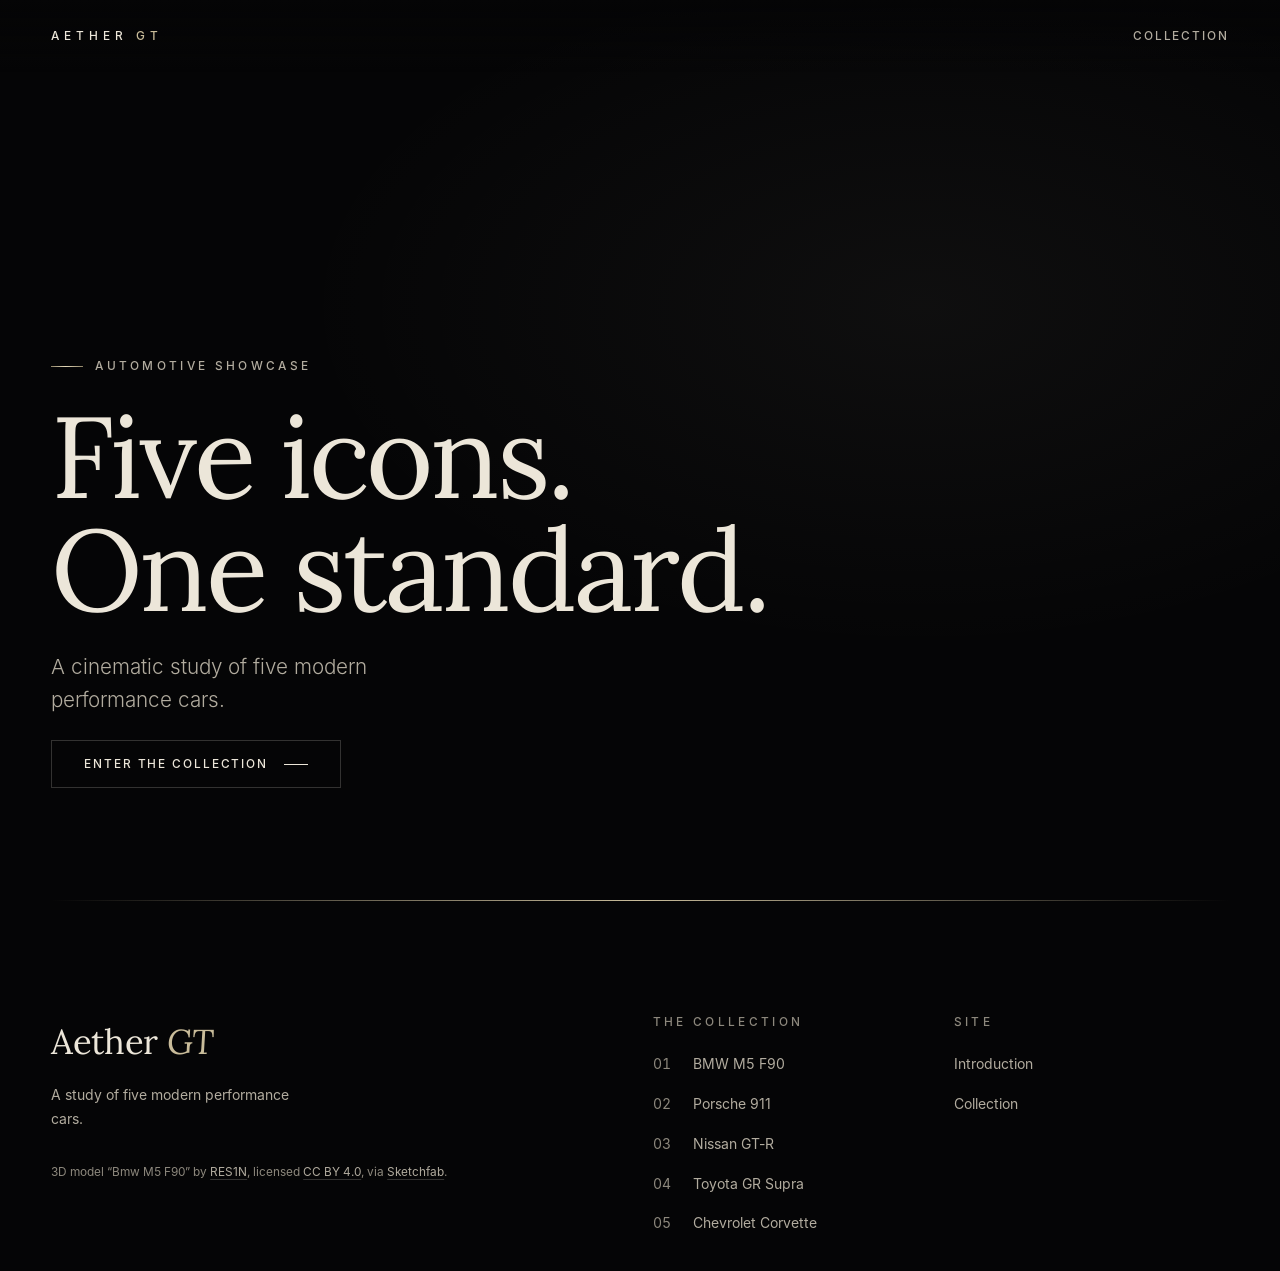
<file: index.html>
<!doctype html>
<html lang="en">
<head>
  <meta charset="utf-8">
  <meta name="viewport" content="width=device-width, initial-scale=1, viewport-fit=cover">
  <title>AETHER GT — Automotive Showcase</title>
  <meta name="description" content="AETHER GT is a cinematic 3D showcase of five modern performance cars.">
  <meta name="theme-color" content="#050506">
  <meta name="color-scheme" content="dark">
  <link rel="icon" href="data:image/svg+xml,%3Csvg xmlns='http://www.w3.org/2000/svg' viewBox='0 0 32 32'%3E%3Crect width='32' height='32' rx='6' fill='%23050506'/%3E%3Cpath d='M8 23 16 8l8 15' fill='none' stroke='%23c9bc9a' stroke-width='2.5' stroke-linejoin='round'/%3E%3C/svg%3E">

  <link rel="stylesheet" href="css/tokens.css">
  <link rel="stylesheet" href="css/base.css">
  <link rel="stylesheet" href="css/layout.css">
  <link rel="stylesheet" href="css/chrome.css">
  <link rel="stylesheet" href="css/pages.css">

  <script type="importmap">
  {
    "imports": {
      "three": "https://cdn.jsdelivr.net/npm/three@0.170.0/build/three.module.js",
      "three/addons/": "https://cdn.jsdelivr.net/npm/three@0.170.0/examples/jsm/",
      "gsap": "https://cdn.jsdelivr.net/npm/gsap@3.12.5/index.js",
      "gsap/ScrollTrigger": "https://cdn.jsdelivr.net/npm/gsap@3.12.5/ScrollTrigger.js"
    }
  }
  </script>
  <script src="js/boot-guard.js"></script>
  <script type="module" src="js/pages/intro.js"></script>
</head>
<body data-page="intro">
  <a class="skip-link" href="#main">Skip to content</a>

  <header data-site-header></header>

  <main id="main">
    <section class="page-hero" aria-labelledby="intro-title">
      <div class="container hero__inner">
        <p class="eyebrow">Automotive Showcase</p>
        <h1 class="hero__title" id="intro-title">Five icons.<br>One standard.</h1>
        <p class="hero__lede">A cinematic study of five modern performance cars.</p>
        <a class="button" href="collection.html">Enter the collection</a>
      </div>
    </section>
  </main>

  <footer data-site-footer></footer>

  <noscript>
    <p class="webgl-note">AETHER GT requires JavaScript to run.</p>
  </noscript>
</body>
</html>
</file>
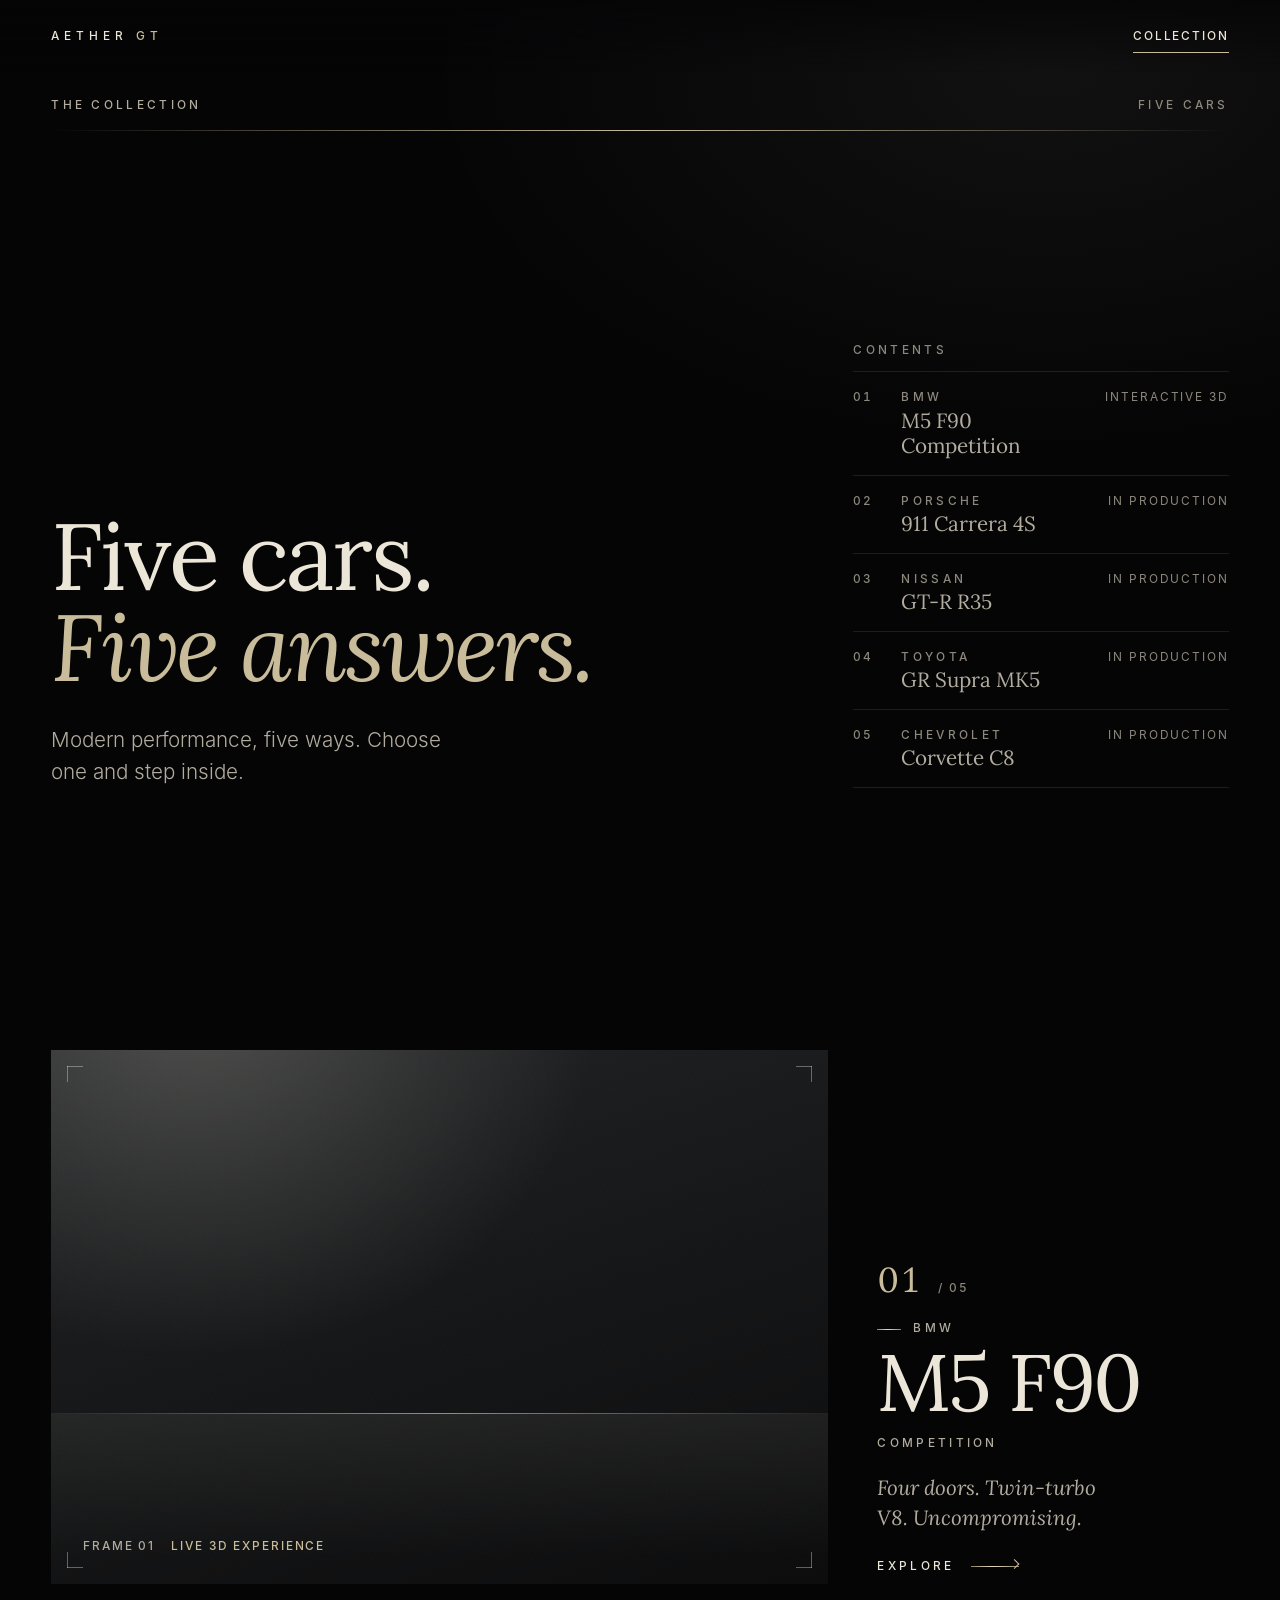
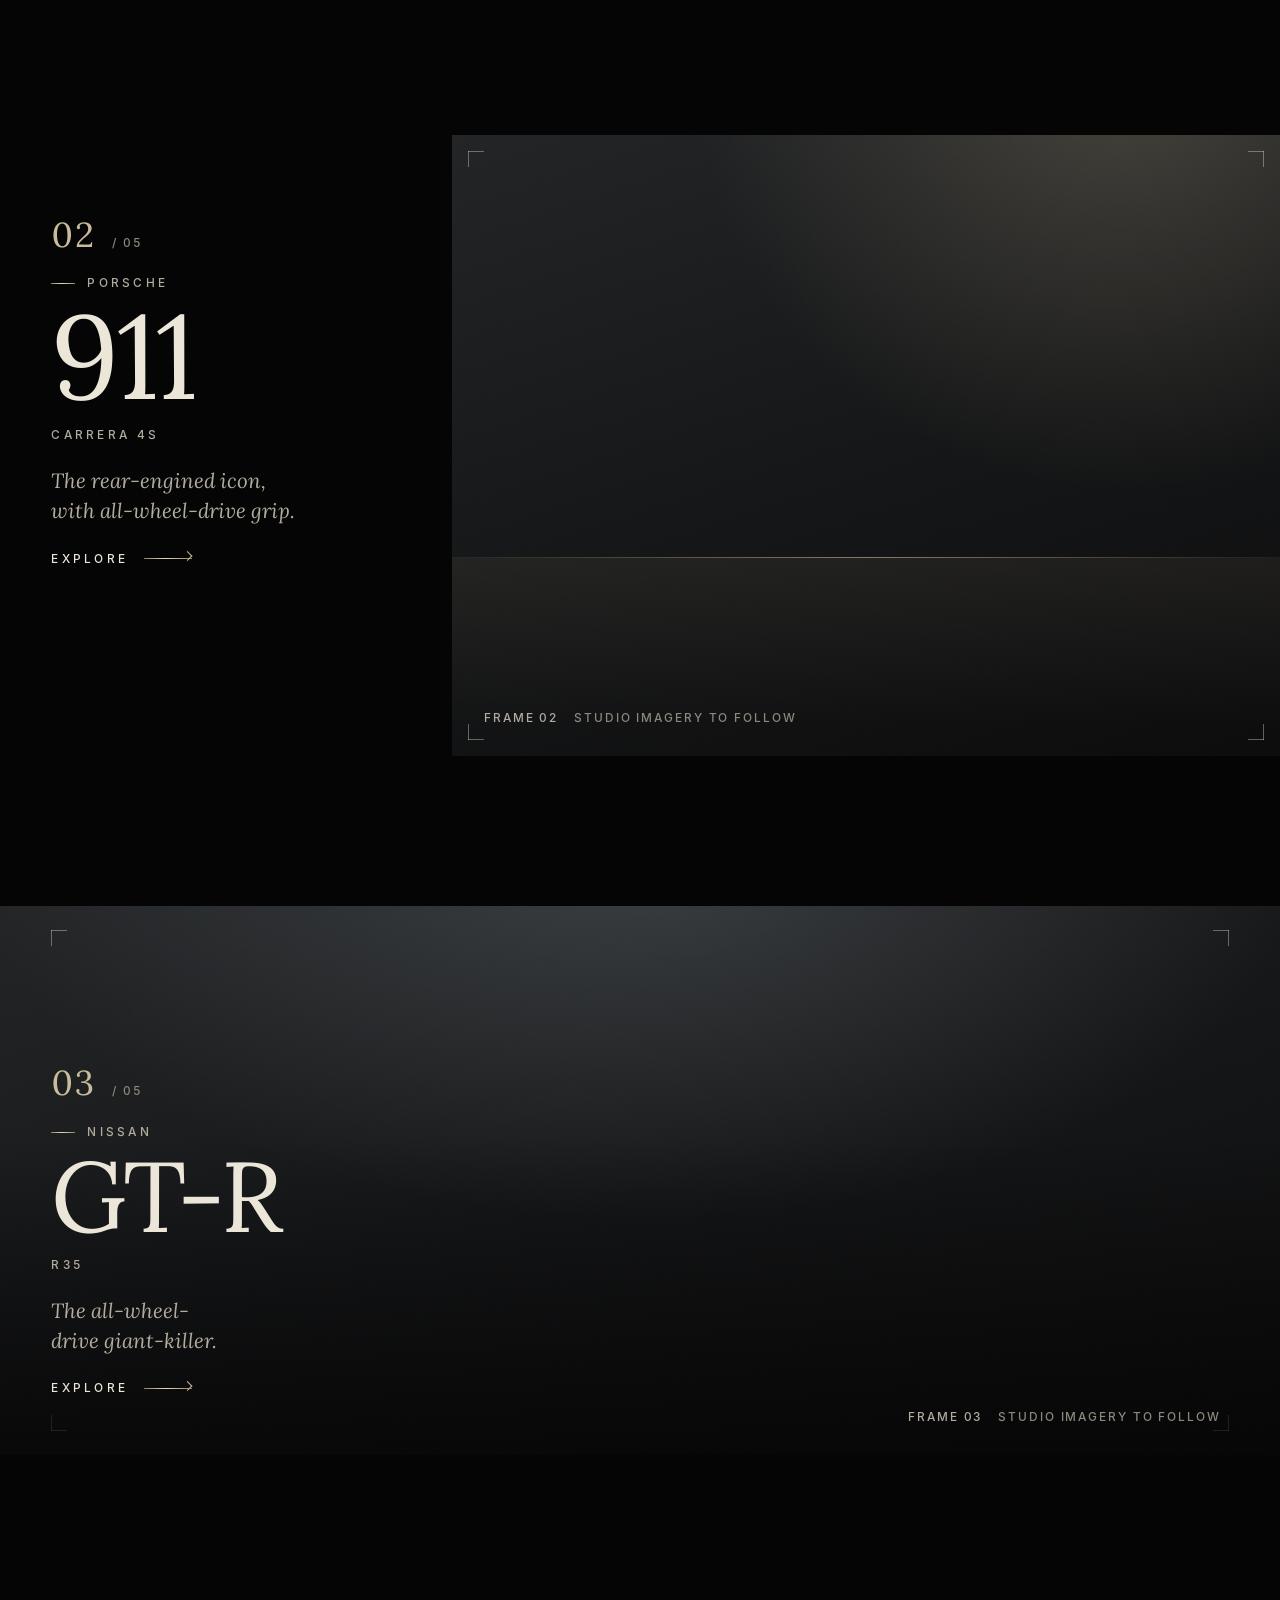
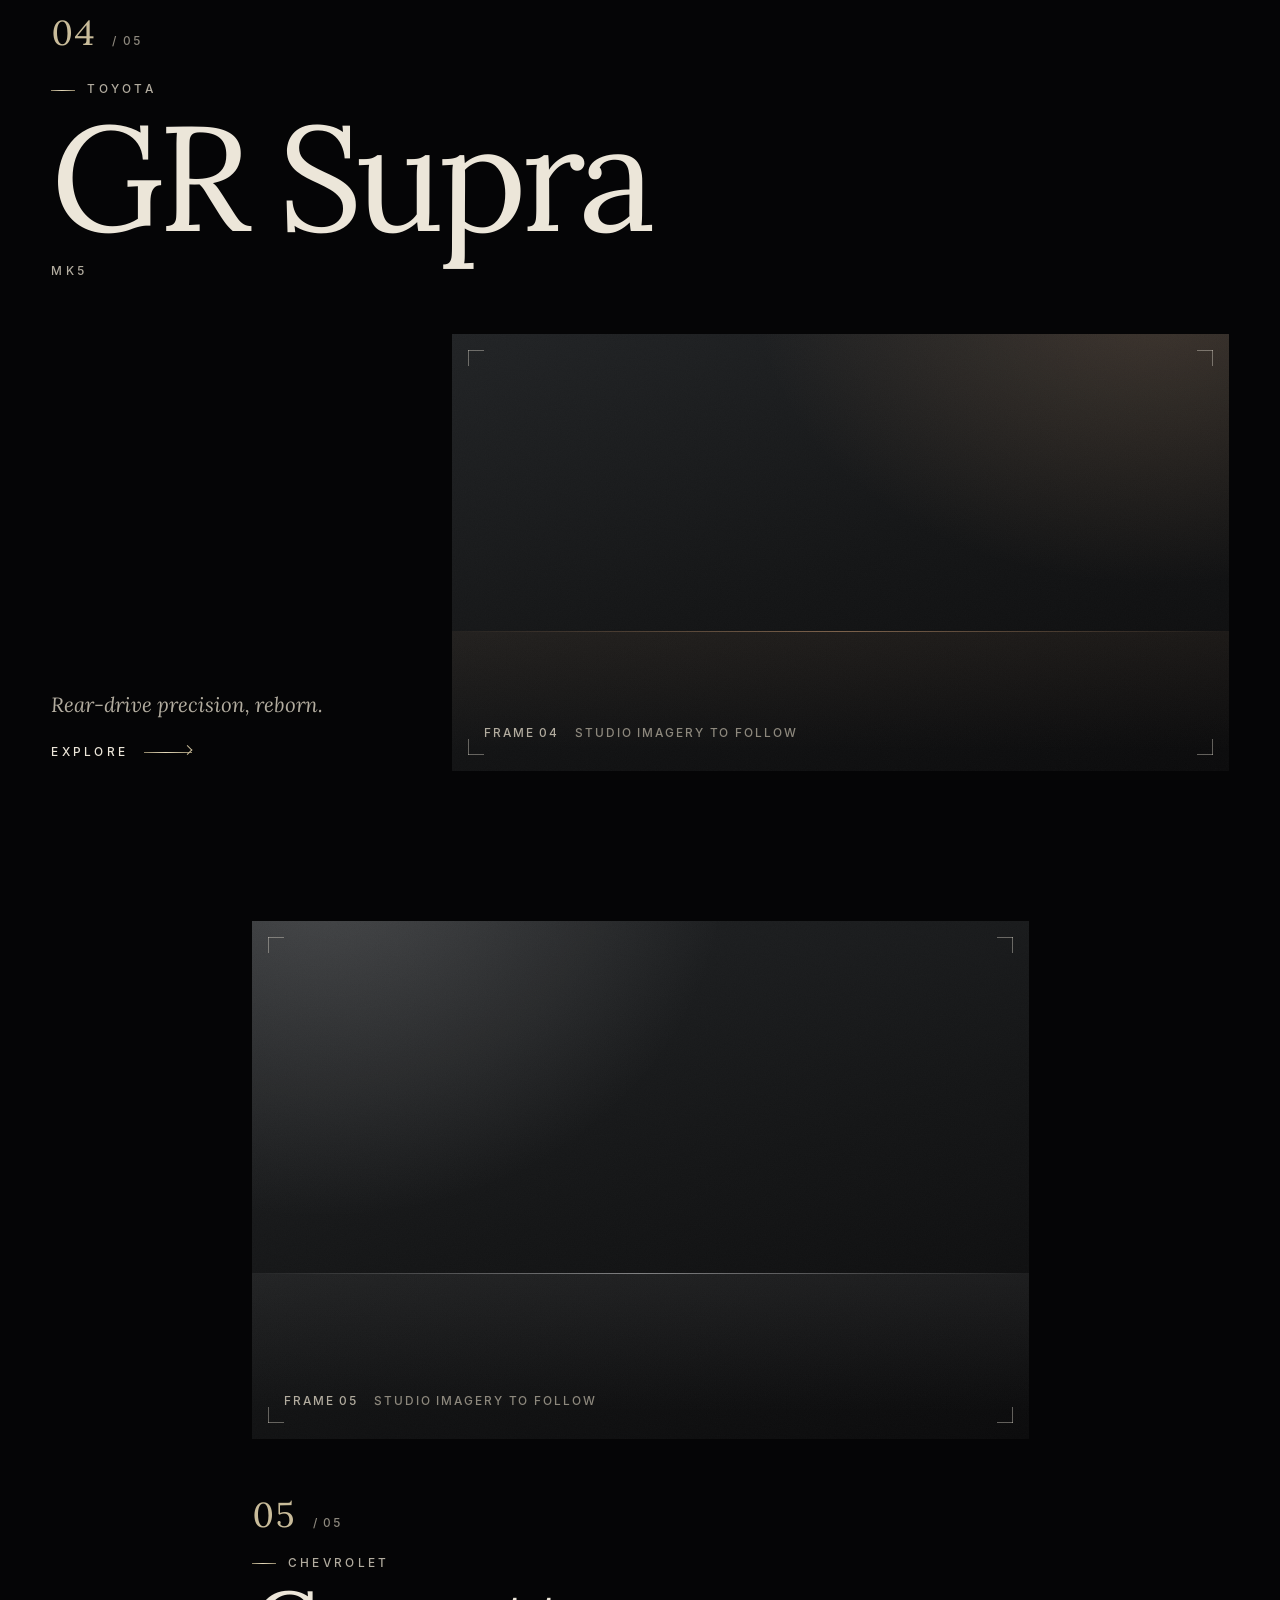
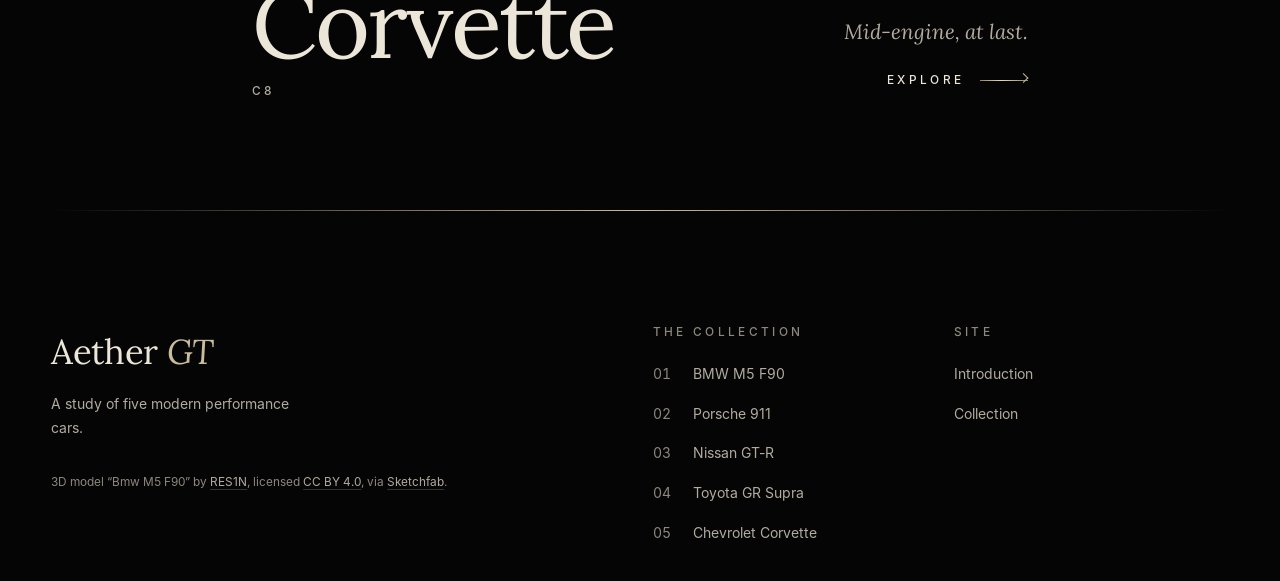
<file: collection.html>
<!doctype html>
<html lang="en">
<head>
  <meta charset="utf-8">
  <meta name="viewport" content="width=device-width, initial-scale=1, viewport-fit=cover">
  <title>The Collection — AETHER GT</title>
  <meta name="description" content="Five modern performance cars: BMW M5 F90 Competition, Porsche 911 Carrera 4S, Nissan GT-R R35, Toyota GR Supra MK5 and Chevrolet Corvette C8.">
  <meta name="theme-color" content="#050506">
  <meta name="color-scheme" content="dark">
  <link rel="icon" href="data:image/svg+xml,%3Csvg xmlns='http://www.w3.org/2000/svg' viewBox='0 0 32 32'%3E%3Crect width='32' height='32' rx='6' fill='%23050506'/%3E%3Cpath d='M8 23 16 8l8 15' fill='none' stroke='%23c9bc9a' stroke-width='2.5' stroke-linejoin='round'/%3E%3C/svg%3E">

  <link rel="stylesheet" href="css/tokens.css">
  <link rel="stylesheet" href="css/base.css">
  <link rel="stylesheet" href="css/layout.css">
  <link rel="stylesheet" href="css/chrome.css">
  <link rel="stylesheet" href="css/pages.css">
  <link rel="stylesheet" href="css/collection.css">

  <script type="importmap">
  {
    "imports": {
      "three": "https://cdn.jsdelivr.net/npm/three@0.170.0/build/three.module.js",
      "three/addons/": "https://cdn.jsdelivr.net/npm/three@0.170.0/examples/jsm/",
      "gsap": "https://cdn.jsdelivr.net/npm/gsap@3.12.5/index.js",
      "gsap/ScrollTrigger": "https://cdn.jsdelivr.net/npm/gsap@3.12.5/ScrollTrigger.js"
    }
  }
  </script>
  <script src="js/boot-guard.js"></script>
  <script type="module" src="js/pages/collection.js"></script>
</head>
<body data-page="collection">
  <a class="skip-link" href="#main">Skip to content</a>

  <header data-site-header></header>

  <main id="main">
    <section class="cover" aria-labelledby="collection-title">
      <div class="container cover__grid">
        <p class="cover__folio reveal"><span>The Collection</span><span>Five cars</span></p>
        <h1 class="cover__title reveal" id="collection-title">Five cars.<br><em>Five answers.</em></h1>
        <p class="cover__lede reveal">Modern performance, five ways. Choose one and step inside.</p>
        <nav class="contents reveal" aria-label="Jump to a car">
          <p class="contents__label">Contents</p>
          <ol>
          <li><a href="#bmw-m5-f90"><span class="contents__no">01</span><span class="contents__name"><span class="contents__make">BMW</span> M5 F90 Competition</span><span class="contents__status">Interactive 3D</span></a></li>
          <li><a href="#porsche-911-carrera-4s"><span class="contents__no">02</span><span class="contents__name"><span class="contents__make">Porsche</span> 911 Carrera 4S</span><span class="contents__status">In production</span></a></li>
          <li><a href="#nissan-gt-r-r35"><span class="contents__no">03</span><span class="contents__name"><span class="contents__make">Nissan</span> GT-R R35</span><span class="contents__status">In production</span></a></li>
          <li><a href="#toyota-gr-supra-mk5"><span class="contents__no">04</span><span class="contents__name"><span class="contents__make">Toyota</span> GR Supra MK5</span><span class="contents__status">In production</span></a></li>
          <li><a href="#chevrolet-corvette-c8"><span class="contents__no">05</span><span class="contents__name"><span class="contents__make">Chevrolet</span> Corvette C8</span><span class="contents__status">In production</span></a></li>
          </ol>
        </nav>
      </div>
    </section>

    <div class="showroom container">

      <article class="showroom__item" id="bmw-m5-f90" data-vehicle-id="bmw-m5-f90" data-layout="a" data-tone="obsidian" aria-labelledby="bmw-m5-f90-name">
        <a class="frame reveal" href="bmw-m5.html" tabindex="-1" aria-hidden="true">
          <span class="frame__surface"><span class="frame__light"></span><span class="frame__floor"></span></span>
          <span class="frame__marks"></span>
          <span class="frame__caption"><b>Frame 01</b>Live 3D experience</span>
        </a>
        <div class="showroom__copy">
          <p class="showroom__index reveal"><span>01</span> / 05</p>
          <h2 class="showroom__name reveal" id="bmw-m5-f90-name"><span class="showroom__make">BMW</span> <span class="showroom__model">M5 F90</span> <span class="showroom__designation">Competition</span></h2>
          <div class="showroom__aside">
            <p class="showroom__tagline reveal">Four doors. Twin-turbo V8. Uncompromising.</p>
            <a class="explore reveal" href="bmw-m5.html" aria-label="Explore the BMW M5 F90 Competition">Explore<i aria-hidden="true"></i></a>
          </div>
        </div>
      </article>
      <article class="showroom__item" id="porsche-911-carrera-4s" data-vehicle-id="porsche-911-carrera-4s" data-layout="b" data-tone="champagne" aria-labelledby="porsche-911-carrera-4s-name">
        <a class="frame reveal" href="porsche-911.html" tabindex="-1" aria-hidden="true">
          <span class="frame__surface"><span class="frame__light"></span><span class="frame__floor"></span></span>
          <span class="frame__marks"></span>
          <span class="frame__caption"><b>Frame 02</b>Studio imagery to follow</span>
        </a>
        <div class="showroom__copy">
          <p class="showroom__index reveal"><span>02</span> / 05</p>
          <h2 class="showroom__name reveal" id="porsche-911-carrera-4s-name"><span class="showroom__make">Porsche</span> <span class="showroom__model">911</span> <span class="showroom__designation">Carrera 4S</span></h2>
          <div class="showroom__aside">
            <p class="showroom__tagline reveal">The rear-engined icon, with all-wheel-drive grip.</p>
            <a class="explore reveal" href="porsche-911.html" aria-label="Explore the Porsche 911 Carrera 4S">Explore<i aria-hidden="true"></i></a>
          </div>
        </div>
      </article>
      <article class="showroom__item" id="nissan-gt-r-r35" data-vehicle-id="nissan-gt-r-r35" data-layout="c" data-tone="gunmetal" aria-labelledby="nissan-gt-r-r35-name">
        <a class="frame reveal" href="nissan-gt-r.html" tabindex="-1" aria-hidden="true">
          <span class="frame__surface"><span class="frame__light"></span><span class="frame__floor"></span></span>
          <span class="frame__marks"></span>
          <span class="frame__caption"><b>Frame 03</b>Studio imagery to follow</span>
        </a>
        <div class="showroom__copy">
          <p class="showroom__index reveal"><span>03</span> / 05</p>
          <h2 class="showroom__name reveal" id="nissan-gt-r-r35-name"><span class="showroom__make">Nissan</span> <span class="showroom__model">GT-R</span> <span class="showroom__designation">R35</span></h2>
          <div class="showroom__aside">
            <p class="showroom__tagline reveal">The all-wheel-drive giant-killer.</p>
            <a class="explore reveal" href="nissan-gt-r.html" aria-label="Explore the Nissan GT-R R35">Explore<i aria-hidden="true"></i></a>
          </div>
        </div>
      </article>
      <article class="showroom__item" id="toyota-gr-supra-mk5" data-vehicle-id="toyota-gr-supra-mk5" data-layout="d" data-tone="bronze" aria-labelledby="toyota-gr-supra-mk5-name">
        <a class="frame reveal" href="toyota-supra.html" tabindex="-1" aria-hidden="true">
          <span class="frame__surface"><span class="frame__light"></span><span class="frame__floor"></span></span>
          <span class="frame__marks"></span>
          <span class="frame__caption"><b>Frame 04</b>Studio imagery to follow</span>
        </a>
        <div class="showroom__copy">
          <p class="showroom__index reveal"><span>04</span> / 05</p>
          <h2 class="showroom__name reveal" id="toyota-gr-supra-mk5-name"><span class="showroom__make">Toyota</span> <span class="showroom__model">GR Supra</span> <span class="showroom__designation">MK5</span></h2>
          <div class="showroom__aside">
            <p class="showroom__tagline reveal">Rear-drive precision, reborn.</p>
            <a class="explore reveal" href="toyota-supra.html" aria-label="Explore the Toyota GR Supra MK5">Explore<i aria-hidden="true"></i></a>
          </div>
        </div>
      </article>
      <article class="showroom__item" id="chevrolet-corvette-c8" data-vehicle-id="chevrolet-corvette-c8" data-layout="e" data-tone="platinum" aria-labelledby="chevrolet-corvette-c8-name">
        <a class="frame reveal" href="corvette-c8.html" tabindex="-1" aria-hidden="true">
          <span class="frame__surface"><span class="frame__light"></span><span class="frame__floor"></span></span>
          <span class="frame__marks"></span>
          <span class="frame__caption"><b>Frame 05</b>Studio imagery to follow</span>
        </a>
        <div class="showroom__copy">
          <p class="showroom__index reveal"><span>05</span> / 05</p>
          <h2 class="showroom__name reveal" id="chevrolet-corvette-c8-name"><span class="showroom__make">Chevrolet</span> <span class="showroom__model">Corvette</span> <span class="showroom__designation">C8</span></h2>
          <div class="showroom__aside">
            <p class="showroom__tagline reveal">Mid-engine, at last.</p>
            <a class="explore reveal" href="corvette-c8.html" aria-label="Explore the Chevrolet Corvette C8">Explore<i aria-hidden="true"></i></a>
          </div>
        </div>
      </article>
    </div>

    <nav class="showroom-rail" aria-hidden="true" data-rail-nav>
      <ol><li><a href="#bmw-m5-f90" tabindex="-1" data-rail="bmw-m5-f90">01</a></li><li><a href="#porsche-911-carrera-4s" tabindex="-1" data-rail="porsche-911-carrera-4s">02</a></li><li><a href="#nissan-gt-r-r35" tabindex="-1" data-rail="nissan-gt-r-r35">03</a></li><li><a href="#toyota-gr-supra-mk5" tabindex="-1" data-rail="toyota-gr-supra-mk5">04</a></li><li><a href="#chevrolet-corvette-c8" tabindex="-1" data-rail="chevrolet-corvette-c8">05</a></li></ol>
    </nav>
  </main>

  <footer data-site-footer></footer>

  <noscript>
    <p class="webgl-note">AETHER GT requires JavaScript to run.</p>
  </noscript>
</body>
</html>
</file>
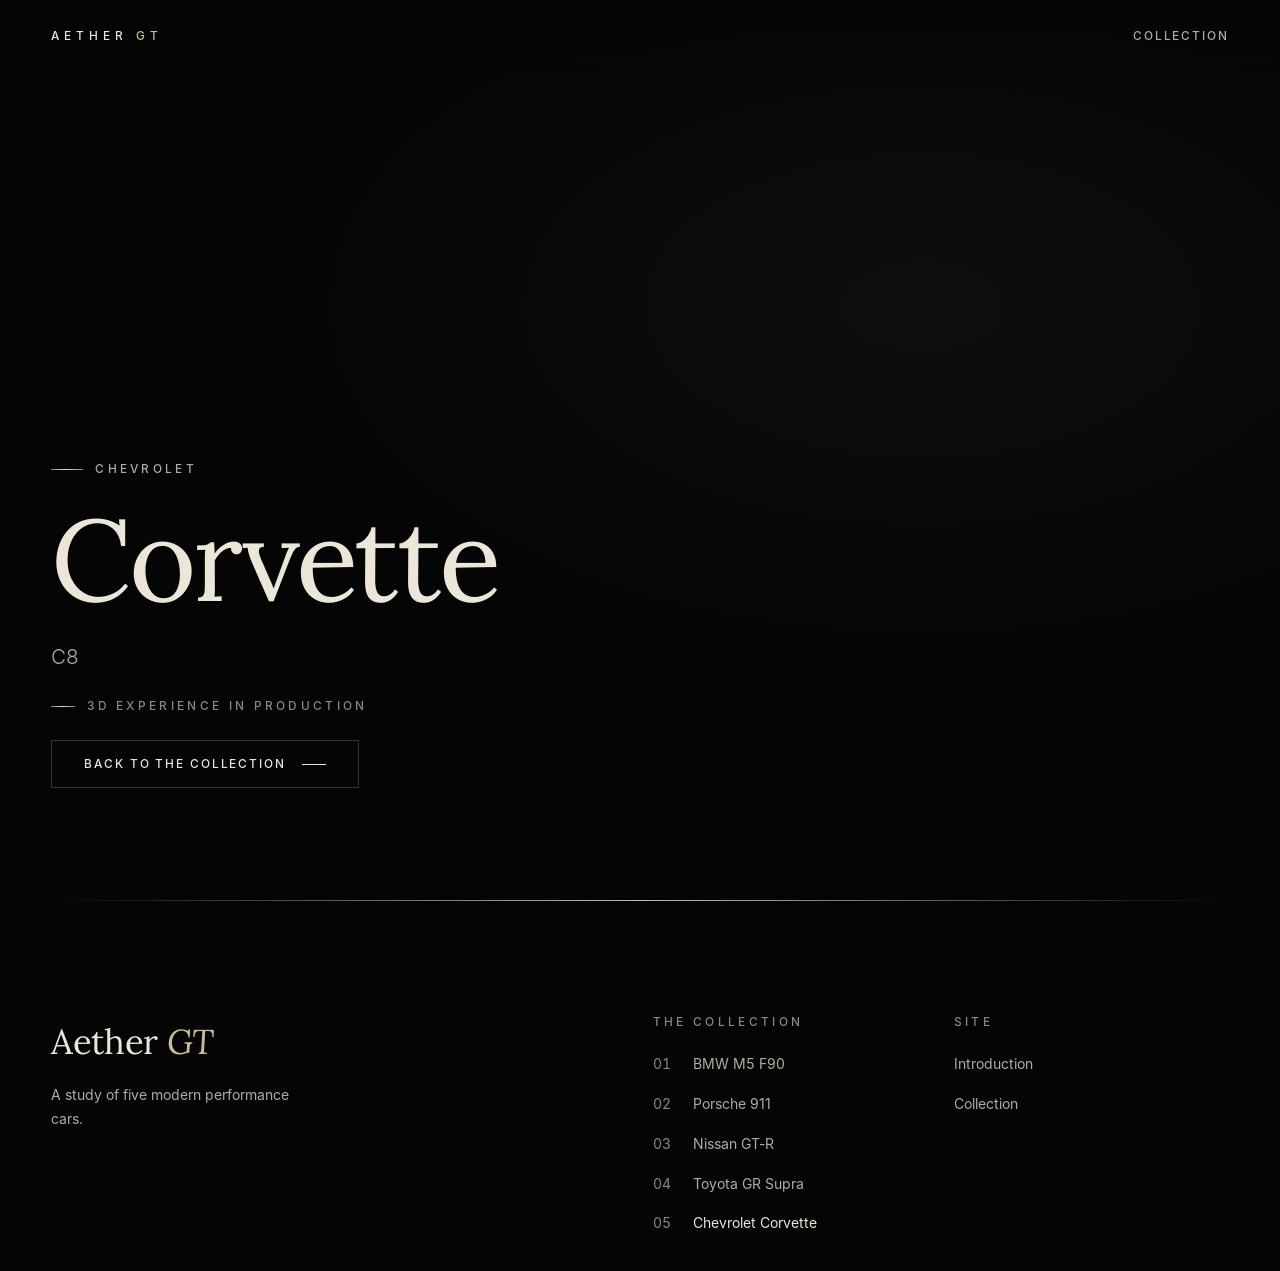
<file: corvette-c8.html>
<!doctype html>
<html lang="en">
<head>
  <meta charset="utf-8">
  <meta name="viewport" content="width=device-width, initial-scale=1, viewport-fit=cover">
  <title>Chevrolet Corvette C8 — AETHER GT</title>
  <meta name="description" content="The Chevrolet Corvette C8 in the AETHER GT collection. Its cinematic 3D experience is in production.">
  <meta name="theme-color" content="#050506">
  <meta name="color-scheme" content="dark">
  <link rel="icon" href="data:image/svg+xml,%3Csvg xmlns='http://www.w3.org/2000/svg' viewBox='0 0 32 32'%3E%3Crect width='32' height='32' rx='6' fill='%23050506'/%3E%3Cpath d='M8 23 16 8l8 15' fill='none' stroke='%23c9bc9a' stroke-width='2.5' stroke-linejoin='round'/%3E%3C/svg%3E">

  <link rel="stylesheet" href="css/tokens.css">
  <link rel="stylesheet" href="css/base.css">
  <link rel="stylesheet" href="css/layout.css">
  <link rel="stylesheet" href="css/chrome.css">
  <link rel="stylesheet" href="css/pages.css">

  <script type="importmap">
  {
    "imports": {
      "three": "https://cdn.jsdelivr.net/npm/three@0.170.0/build/three.module.js",
      "three/addons/": "https://cdn.jsdelivr.net/npm/three@0.170.0/examples/jsm/",
      "gsap": "https://cdn.jsdelivr.net/npm/gsap@3.12.5/index.js",
      "gsap/ScrollTrigger": "https://cdn.jsdelivr.net/npm/gsap@3.12.5/ScrollTrigger.js"
    }
  }
  </script>
  <script src="js/boot-guard.js"></script>
  <script type="module" src="js/pages/car.js"></script>
</head>
<body data-page="car" data-vehicle="chevrolet-corvette-c8">
  <a class="skip-link" href="#main">Skip to content</a>

  <header data-site-header></header>

  <main id="main">
    <section class="page-hero" aria-labelledby="car-title">
      <div class="container hero__inner">
        <p class="eyebrow">Chevrolet</p>
        <h1 class="hero__title" id="car-title">Corvette</h1>
        <p class="hero__lede">C8</p>
        <p class="pending-note">3D experience in production</p>
        <a class="button" href="collection.html">Back to the collection</a>
      </div>
    </section>
  </main>

  <footer data-site-footer></footer>

  <noscript>
    <p class="webgl-note">AETHER GT requires JavaScript to run.</p>
  </noscript>
</body>
</html>
</file>
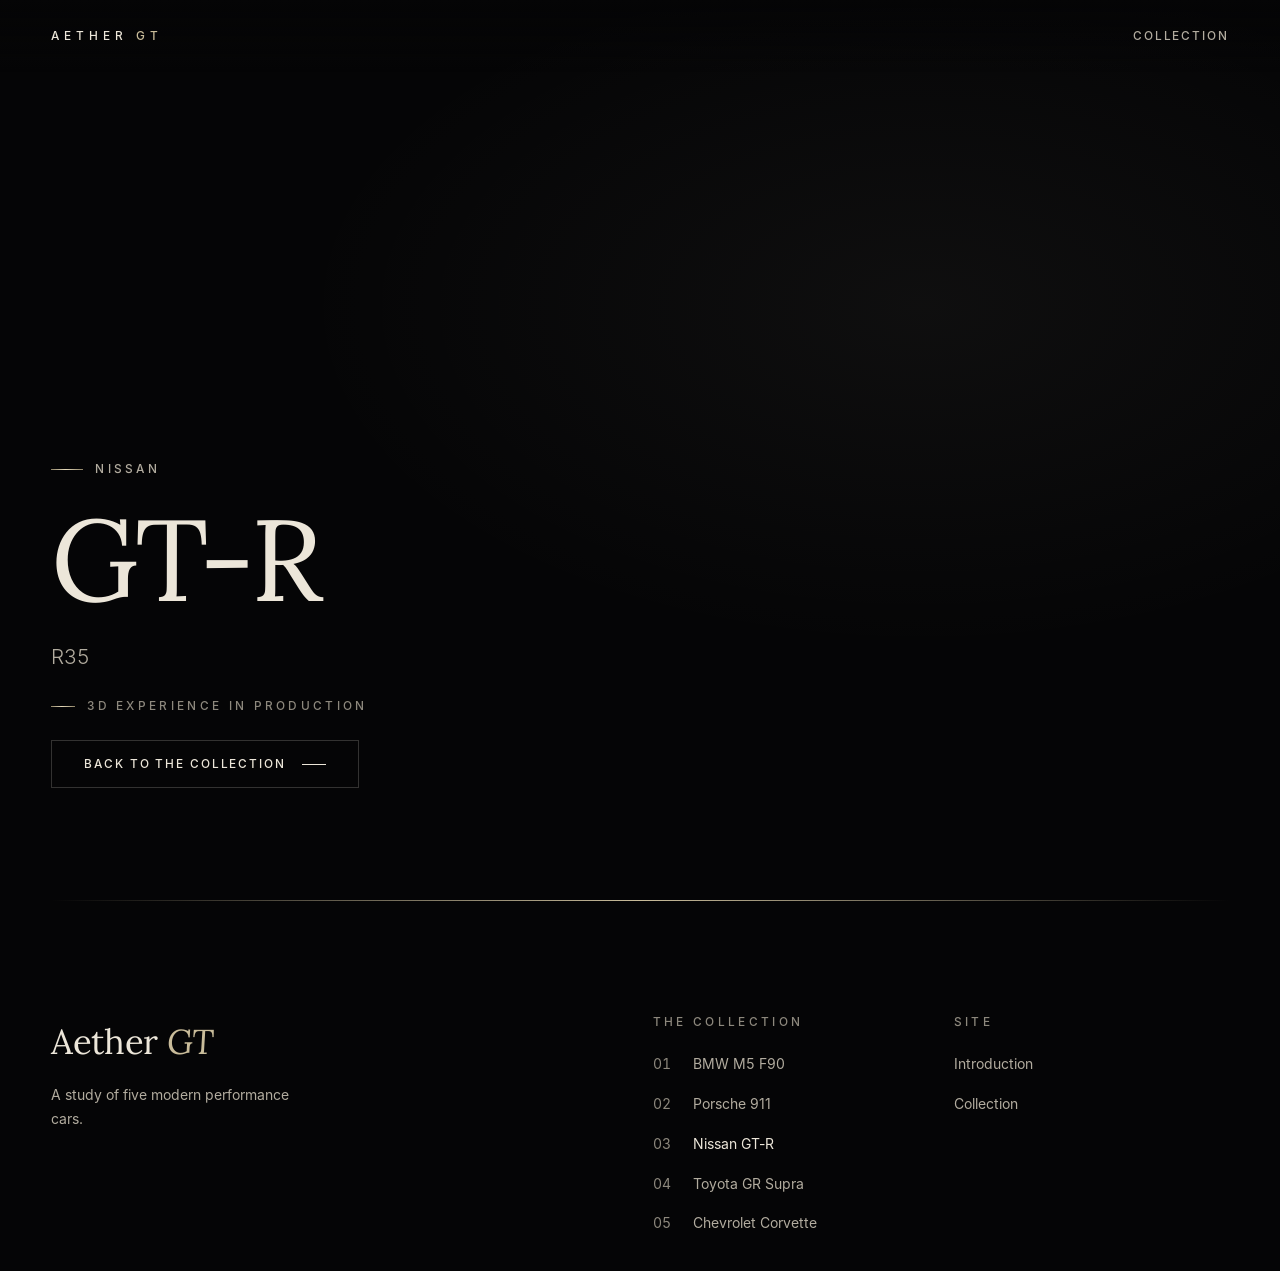
<file: nissan-gt-r.html>
<!doctype html>
<html lang="en">
<head>
  <meta charset="utf-8">
  <meta name="viewport" content="width=device-width, initial-scale=1, viewport-fit=cover">
  <title>Nissan GT-R R35 — AETHER GT</title>
  <meta name="description" content="The Nissan GT-R R35 in the AETHER GT collection. Its cinematic 3D experience is in production.">
  <meta name="theme-color" content="#050506">
  <meta name="color-scheme" content="dark">
  <link rel="icon" href="data:image/svg+xml,%3Csvg xmlns='http://www.w3.org/2000/svg' viewBox='0 0 32 32'%3E%3Crect width='32' height='32' rx='6' fill='%23050506'/%3E%3Cpath d='M8 23 16 8l8 15' fill='none' stroke='%23c9bc9a' stroke-width='2.5' stroke-linejoin='round'/%3E%3C/svg%3E">

  <link rel="stylesheet" href="css/tokens.css">
  <link rel="stylesheet" href="css/base.css">
  <link rel="stylesheet" href="css/layout.css">
  <link rel="stylesheet" href="css/chrome.css">
  <link rel="stylesheet" href="css/pages.css">

  <script type="importmap">
  {
    "imports": {
      "three": "https://cdn.jsdelivr.net/npm/three@0.170.0/build/three.module.js",
      "three/addons/": "https://cdn.jsdelivr.net/npm/three@0.170.0/examples/jsm/",
      "gsap": "https://cdn.jsdelivr.net/npm/gsap@3.12.5/index.js",
      "gsap/ScrollTrigger": "https://cdn.jsdelivr.net/npm/gsap@3.12.5/ScrollTrigger.js"
    }
  }
  </script>
  <script src="js/boot-guard.js"></script>
  <script type="module" src="js/pages/car.js"></script>
</head>
<body data-page="car" data-vehicle="nissan-gt-r-r35">
  <a class="skip-link" href="#main">Skip to content</a>

  <header data-site-header></header>

  <main id="main">
    <section class="page-hero" aria-labelledby="car-title">
      <div class="container hero__inner">
        <p class="eyebrow">Nissan</p>
        <h1 class="hero__title" id="car-title">GT-R</h1>
        <p class="hero__lede">R35</p>
        <p class="pending-note">3D experience in production</p>
        <a class="button" href="collection.html">Back to the collection</a>
      </div>
    </section>
  </main>

  <footer data-site-footer></footer>

  <noscript>
    <p class="webgl-note">AETHER GT requires JavaScript to run.</p>
  </noscript>
</body>
</html>
</file>
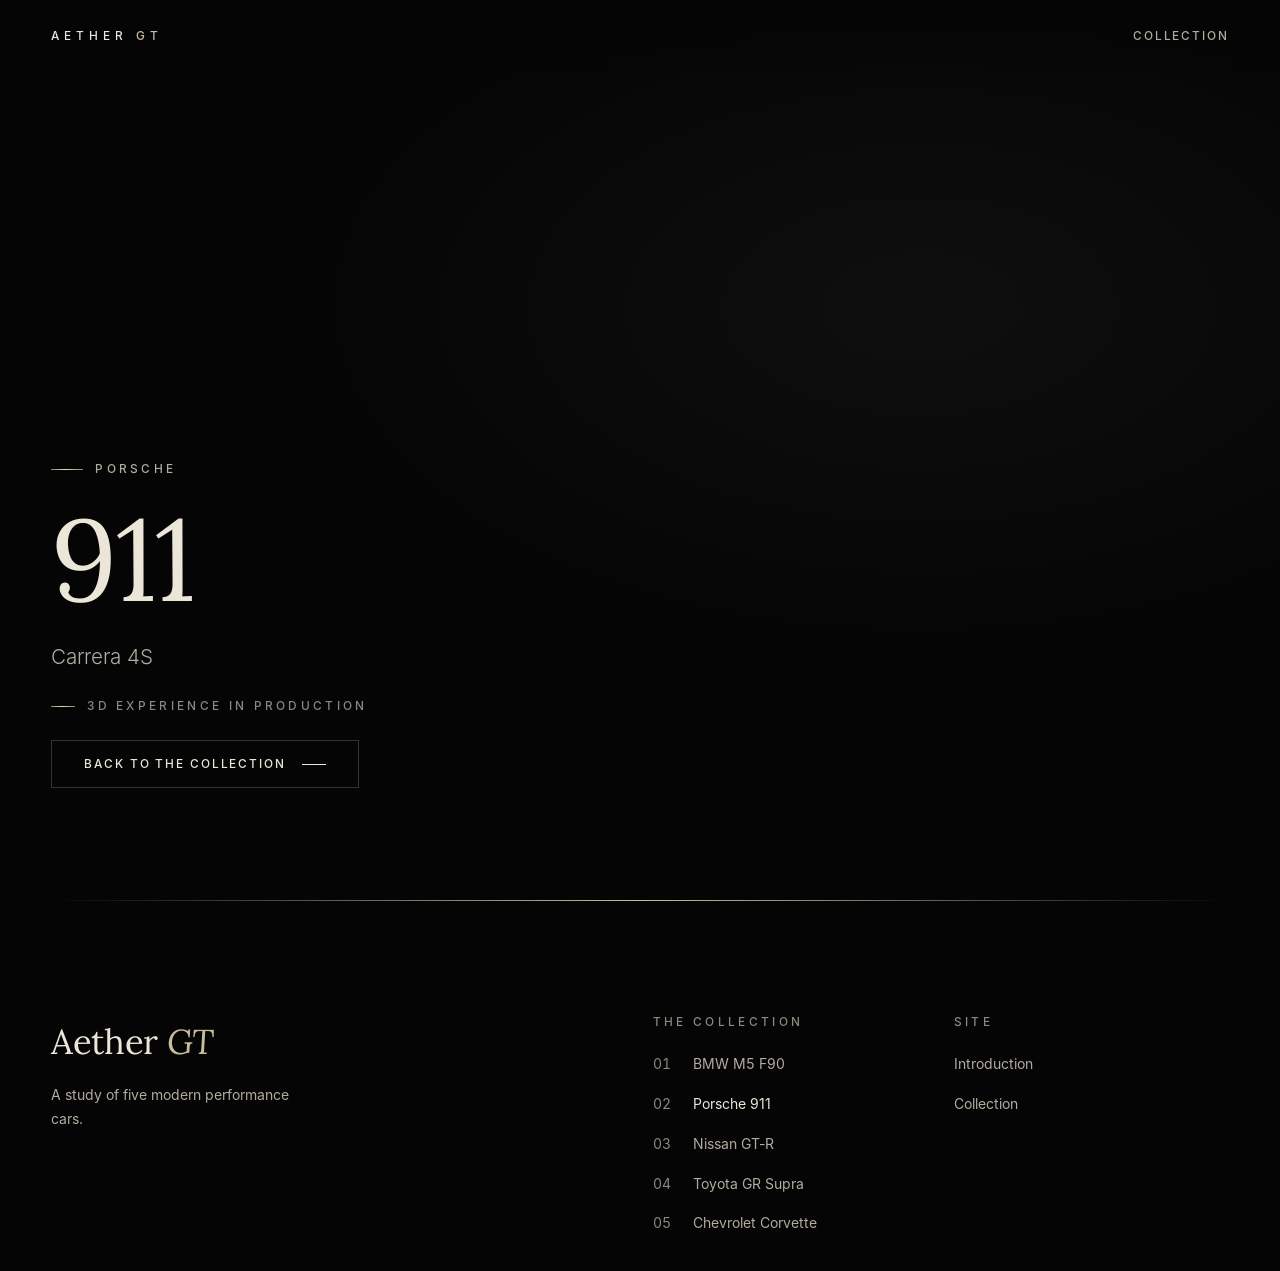
<file: porsche-911.html>
<!doctype html>
<html lang="en">
<head>
  <meta charset="utf-8">
  <meta name="viewport" content="width=device-width, initial-scale=1, viewport-fit=cover">
  <title>Porsche 911 Carrera 4S — AETHER GT</title>
  <meta name="description" content="The Porsche 911 Carrera 4S in the AETHER GT collection. Its cinematic 3D experience is in production.">
  <meta name="theme-color" content="#050506">
  <meta name="color-scheme" content="dark">
  <link rel="icon" href="data:image/svg+xml,%3Csvg xmlns='http://www.w3.org/2000/svg' viewBox='0 0 32 32'%3E%3Crect width='32' height='32' rx='6' fill='%23050506'/%3E%3Cpath d='M8 23 16 8l8 15' fill='none' stroke='%23c9bc9a' stroke-width='2.5' stroke-linejoin='round'/%3E%3C/svg%3E">

  <link rel="stylesheet" href="css/tokens.css">
  <link rel="stylesheet" href="css/base.css">
  <link rel="stylesheet" href="css/layout.css">
  <link rel="stylesheet" href="css/chrome.css">
  <link rel="stylesheet" href="css/pages.css">

  <script type="importmap">
  {
    "imports": {
      "three": "https://cdn.jsdelivr.net/npm/three@0.170.0/build/three.module.js",
      "three/addons/": "https://cdn.jsdelivr.net/npm/three@0.170.0/examples/jsm/",
      "gsap": "https://cdn.jsdelivr.net/npm/gsap@3.12.5/index.js",
      "gsap/ScrollTrigger": "https://cdn.jsdelivr.net/npm/gsap@3.12.5/ScrollTrigger.js"
    }
  }
  </script>
  <script src="js/boot-guard.js"></script>
  <script type="module" src="js/pages/car.js"></script>
</head>
<body data-page="car" data-vehicle="porsche-911-carrera-4s">
  <a class="skip-link" href="#main">Skip to content</a>

  <header data-site-header></header>

  <main id="main">
    <section class="page-hero" aria-labelledby="car-title">
      <div class="container hero__inner">
        <p class="eyebrow">Porsche</p>
        <h1 class="hero__title" id="car-title">911</h1>
        <p class="hero__lede">Carrera 4S</p>
        <p class="pending-note">3D experience in production</p>
        <a class="button" href="collection.html">Back to the collection</a>
      </div>
    </section>
  </main>

  <footer data-site-footer></footer>

  <noscript>
    <p class="webgl-note">AETHER GT requires JavaScript to run.</p>
  </noscript>
</body>
</html>
</file>
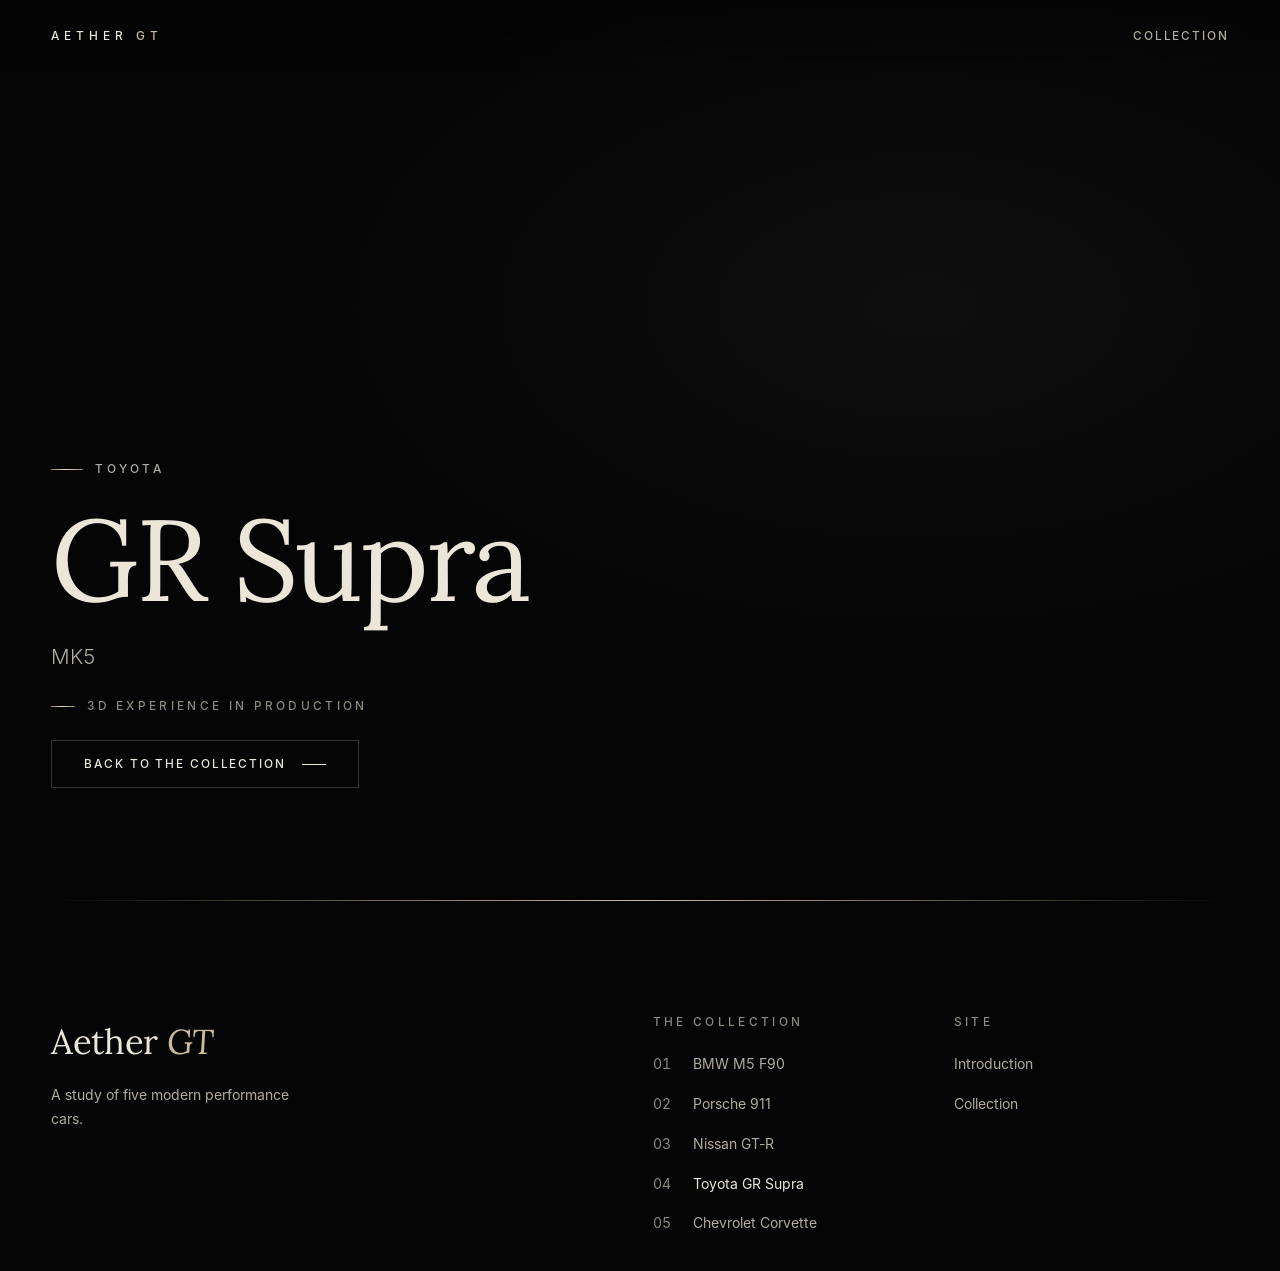
<file: toyota-supra.html>
<!doctype html>
<html lang="en">
<head>
  <meta charset="utf-8">
  <meta name="viewport" content="width=device-width, initial-scale=1, viewport-fit=cover">
  <title>Toyota GR Supra MK5 — AETHER GT</title>
  <meta name="description" content="The Toyota GR Supra MK5 in the AETHER GT collection. Its cinematic 3D experience is in production.">
  <meta name="theme-color" content="#050506">
  <meta name="color-scheme" content="dark">
  <link rel="icon" href="data:image/svg+xml,%3Csvg xmlns='http://www.w3.org/2000/svg' viewBox='0 0 32 32'%3E%3Crect width='32' height='32' rx='6' fill='%23050506'/%3E%3Cpath d='M8 23 16 8l8 15' fill='none' stroke='%23c9bc9a' stroke-width='2.5' stroke-linejoin='round'/%3E%3C/svg%3E">

  <link rel="stylesheet" href="css/tokens.css">
  <link rel="stylesheet" href="css/base.css">
  <link rel="stylesheet" href="css/layout.css">
  <link rel="stylesheet" href="css/chrome.css">
  <link rel="stylesheet" href="css/pages.css">

  <script type="importmap">
  {
    "imports": {
      "three": "https://cdn.jsdelivr.net/npm/three@0.170.0/build/three.module.js",
      "three/addons/": "https://cdn.jsdelivr.net/npm/three@0.170.0/examples/jsm/",
      "gsap": "https://cdn.jsdelivr.net/npm/gsap@3.12.5/index.js",
      "gsap/ScrollTrigger": "https://cdn.jsdelivr.net/npm/gsap@3.12.5/ScrollTrigger.js"
    }
  }
  </script>
  <script src="js/boot-guard.js"></script>
  <script type="module" src="js/pages/car.js"></script>
</head>
<body data-page="car" data-vehicle="toyota-gr-supra-mk5">
  <a class="skip-link" href="#main">Skip to content</a>

  <header data-site-header></header>

  <main id="main">
    <section class="page-hero" aria-labelledby="car-title">
      <div class="container hero__inner">
        <p class="eyebrow">Toyota</p>
        <h1 class="hero__title" id="car-title">GR Supra</h1>
        <p class="hero__lede">MK5</p>
        <p class="pending-note">3D experience in production</p>
        <a class="button" href="collection.html">Back to the collection</a>
      </div>
    </section>
  </main>

  <footer data-site-footer></footer>

  <noscript>
    <p class="webgl-note">AETHER GT requires JavaScript to run.</p>
  </noscript>
</body>
</html>
</file>
<file: css/tokens.css>
/* ==========================================================================
   AETHER GT — Design tokens (Luxury Automotive Editorial x Minimalist Performance Luxury)
   Single source of truth. JS reads --color-bg for the Three.js background, so it stays
   the same deep black as the BMW studio backdrop.

   Palette   ink / graphite / ivory, one metallic accent (champagne steel). No blues, no glows.
   Type      Lora (editorial serif) for names and statements; Inter for labels and body.
   Rhythm    8 px base. Sections breathe in 96 / 144 / 208 px steps.
   ========================================================================== */

/* Fonts: self-hosted, Latin subset (see assets/fonts/README.md). */
@font-face {
  font-family: "Inter";
  font-weight: 300;
  font-style: normal;
  font-display: swap;
  src: url("../assets/fonts/inter-300.woff") format("woff");
}

@font-face {
  font-family: "Inter";
  font-weight: 400;
  font-style: normal;
  font-display: swap;
  src: url("../assets/fonts/inter-400.woff") format("woff");
}

@font-face {
  font-family: "Inter";
  font-weight: 500;
  font-style: normal;
  font-display: swap;
  src: url("../assets/fonts/inter-500.woff") format("woff");
}

@font-face {
  font-family: "Lora";
  font-weight: 400 700;
  font-style: normal;
  font-display: swap;
  src: url("../assets/fonts/lora.woff") format("woff");
}

@font-face {
  font-family: "Lora";
  font-weight: 400 700;
  font-style: italic;
  font-display: swap;
  src: url("../assets/fonts/lora-italic.woff") format("woff");
}

:root {
  /* Colour: surfaces ------------------------------------------------------ */
  --color-bg: #050506;              /* ink: page and WebGL backdrop */
  --color-surface: #101112;         /* graphite 900 */
  --color-surface-raised: #17181a;  /* graphite 800 */
  --color-graphite: #222426;        /* graphite 700: frames, plates */
  --color-graphite-soft: #2c2e31;   /* graphite 600: hairline fills */

  /* Colour: ivory ramp (text) --------------------------------------------- */
  --color-text: #ece6d9;            /* warm ivory */
  --color-text-muted: #b2ac9f;      /* 9.4:1 on ink */
  --color-text-dim: #8d887d;        /* 5.6:1 on ink: smallest labels only */

  /* Colour: metal ---------------------------------------------------------- */
  --color-accent: #c9bc9a;          /* champagne steel */
  --color-accent-soft: rgb(201 188 154 / 0.12);
  --color-line: rgb(236 230 217 / 0.1);
  --color-line-strong: rgb(236 230 217 / 0.2);
  /* The one decorative effect: a brushed-metal hairline (use on 1px rules only). */
  --metal-hairline: linear-gradient(90deg, transparent, rgb(201 188 154 / 0.15) 8%, #c9bc9a 50%, rgb(201 188 154 / 0.15) 92%, transparent);
  --metal-rule: linear-gradient(90deg, #8f8467, #e4d9ba 45%, #8f8467);

  /* Typography ------------------------------------------------------------- */
  --font-serif: "Lora", "Iowan Old Style", "Palatino Linotype", Palatino, "Book Antiqua", Georgia, "Times New Roman", serif;
  --font-sans: "Inter", "Helvetica Neue", "Segoe UI", system-ui, -apple-system, Roboto, Arial, sans-serif;

  --text-xs: clamp(0.6875rem, 0.66rem + 0.1vw, 0.75rem);   /* labels, 11-12 px */
  --text-sm: 0.875rem;
  --text-base: 1rem;
  --text-lg: clamp(1.125rem, 1.05rem + 0.3vw, 1.375rem);
  --text-xl: clamp(1.5rem, 1.2rem + 1.2vw, 2.25rem);
  --text-2xl: clamp(2.25rem, 1.5rem + 3.2vw, 4.5rem);
  --text-display: clamp(2.75rem, 1.4rem + 5.6vw, 7.25rem); /* editorial statements */
  --text-hero: clamp(3rem, 1.2rem + 7.5vw, 8.5rem);        /* legacy name: car and intro heroes */
  --tracking-tight: -0.025em;
  --tracking-wide: 0.16em;
  --tracking-wider: 0.28em;

  /* Spacing (8 px base) ---------------------------------------------------- */
  --space-1: 0.25rem;
  --space-2: 0.5rem;
  --space-3: 0.75rem;
  --space-4: 1rem;
  --space-5: 1.5rem;
  --space-6: 2rem;
  --space-7: 3rem;
  --space-8: 4.5rem;
  --space-9: 7rem;
  --space-10: 10rem;
  --space-section: clamp(5rem, 3rem + 8vw, 11rem);   /* gap between campaign chapters */

  /* Layout ----------------------------------------------------------------- */
  --container: 96rem;
  --gutter: clamp(1.25rem, 4vw, 4.5rem);
  --column-gap: clamp(1rem, 2vw, 2rem);
  --header-h: 4.5rem;

  /* Motion: slow, decelerating, never springy ------------------------------- */
  --ease-out: cubic-bezier(0.16, 1, 0.3, 1);
  --ease-in-out: cubic-bezier(0.65, 0, 0.35, 1);
  --dur-fast: 0.25s;
  --dur-base: 0.5s;
  --dur-slow: 1.2s;

  /* Layers ------------------------------------------------------------------ */
  --z-stage: 0;
  --z-content: 1;
  --z-header: 10;
  --z-loader: 100;
}
</file>
<file: css/base.css>
/* ==========================================================================
   AETHER GT — Base: reset, document defaults, accessibility
   ========================================================================== */

*,
*::before,
*::after {
  box-sizing: border-box;
}

[hidden] {
  display: none !important;
}

html {
  -webkit-text-size-adjust: 100%;
  color-scheme: dark;
  background: var(--color-bg);
  scroll-behavior: smooth;
  scroll-padding-top: var(--header-h);
}

html.is-loading,
html.is-loading body {
  overflow: hidden;
}

body {
  margin: 0;
  min-height: 100svh;
  overflow-x: clip;
  font: 400 var(--text-base) / 1.6 var(--font-sans);
  color: var(--color-text);
  background: var(--color-bg);
  -webkit-font-smoothing: antialiased;
  -moz-osx-font-smoothing: grayscale;
  text-rendering: optimizeLegibility;
}

h1, h2, h3, p {
  margin: 0;
}

h1, h2, h3 {
  font-family: var(--font-serif);
  font-weight: 400;
}

a {
  color: inherit;
  text-decoration: none;
}

canvas {
  display: block;
}

::selection {
  background: var(--color-accent);
  color: var(--color-bg);
}

:focus-visible {
  outline: 1px solid var(--color-text);
  outline-offset: 4px;
}

.skip-link {
  position: fixed;
  top: var(--space-3);
  left: var(--space-3);
  z-index: calc(var(--z-loader) + 1);
  padding: var(--space-2) var(--space-4);
  background: var(--color-text);
  color: var(--color-bg);
  font-size: var(--text-sm);
  transform: translateY(-200%);
}

.skip-link:focus {
  transform: none;
}

@media (prefers-reduced-motion: reduce) {
  html {
    scroll-behavior: auto;
  }

  *,
  *::before,
  *::after {
    animation-duration: 0.01ms !important;
    animation-iteration-count: 1 !important;
    transition-duration: 0.01ms !important;
  }
}
</file>
<file: css/layout.css>
/* ==========================================================================
   AETHER GT — Layout: stage, header, hero, lineup
   Mobile-first.
   ========================================================================== */

/* WebGL stage ------------------------------------------------------------ */
.stage {
  position: fixed;
  top: 0;
  left: 0;
  width: 100%;
  height: 100vh;
  height: 100lvh;
  z-index: var(--z-stage);
  pointer-events: none;
}

main {
  position: relative;
  z-index: var(--z-content);
}

.container {
  width: 100%;
  max-width: var(--container);
  margin-inline: auto;
  padding-inline: var(--gutter);
}

/* Shared type ------------------------------------------------------------ */
.eyebrow {
  display: inline-flex;
  align-items: center;
  gap: var(--space-3);
  font-size: var(--text-xs);
  font-weight: 500;
  letter-spacing: var(--tracking-wider);
  text-transform: uppercase;
  color: var(--color-text-muted);
}

.eyebrow::before {
  content: "";
  width: 2rem;
  height: 1px;
  background: var(--metal-rule);
}

/* Header ----------------------------------------------------------------- */
.site-header {
  position: fixed;
  inset: 0 0 auto 0;
  z-index: var(--z-header);
  height: var(--header-h);
  background: linear-gradient(to bottom, rgb(5 5 6 / 0.8), rgb(5 5 6 / 0));
}

.site-header__inner {
  height: 100%;
  display: flex;
  align-items: center;
  justify-content: space-between;
}

.brand {
  font-size: var(--text-xs);
  font-weight: 500;
  letter-spacing: 0.42em;
  text-transform: uppercase;
  white-space: nowrap;
}

.brand span {
  color: var(--color-accent);
}

.nav a {
  font-size: var(--text-xs);
  font-weight: 500;
  letter-spacing: var(--tracking-wide);
  text-transform: uppercase;
  color: var(--color-text-muted);
  transition: color var(--dur-fast) var(--ease-out);
}

.nav a:hover {
  color: var(--color-text);
}

.scroll-progress {
  position: fixed;
  inset: 0 0 auto 0;
  z-index: calc(var(--z-header) + 1);
  height: 2px;
  pointer-events: none;
}

.scroll-progress span {
  display: block;
  height: 100%;
  background: var(--metal-rule);
  transform: scaleX(0);
  transform-origin: left center;
  will-change: transform;
}

/* Hero ------------------------------------------------------------------- */
.hero {
  min-height: 100vh;
  min-height: 100svh;
  display: grid;
  align-items: end;
  padding-block: calc(var(--header-h) + var(--space-8)) var(--space-9);
}

.hero__inner {
  display: grid;
  gap: var(--space-5);
}

.hero__title {
  font-size: var(--text-hero);
  font-weight: 400;
  line-height: 0.98;
  letter-spacing: var(--tracking-tight);
}

.hero__lede {
  max-width: 34ch;
  font-size: var(--text-lg);
  font-weight: 300;
  color: var(--color-text-muted);
}

/* Lineup ----------------------------------------------------------------- */
.lineup {
  padding-block: var(--space-9) 0;
}

.lineup__head {
  display: grid;
  gap: var(--space-4);
  padding-bottom: var(--space-8);
}

.lineup__title {
  font-size: var(--text-xl);
  letter-spacing: -0.015em;
}

/* One block per vehicle; later phases attach scenes via [data-vehicle]. */
.vehicle {
  min-height: 90vh;
  min-height: 90svh;
  display: grid;
  align-content: center;
  gap: var(--space-5);
  border-top: 1px solid var(--color-line);
}

.vehicle__index {
  font-size: var(--text-xs);
  font-weight: 500;
  letter-spacing: var(--tracking-wider);
  font-variant-numeric: tabular-nums;
  color: var(--color-accent);
}

.vehicle__make {
  font-size: var(--text-xs);
  font-weight: 500;
  letter-spacing: var(--tracking-wider);
  text-transform: uppercase;
  color: var(--color-text-muted);
}

.vehicle__name {
  font-size: var(--text-2xl);
  line-height: 1;
  letter-spacing: -0.02em;
}

.vehicle__designation {
  display: block;
  margin-top: var(--space-3);
  font-size: var(--text-lg);
  font-weight: 400;
  letter-spacing: 0.08em;
  color: var(--color-text-muted);
}

@media (min-width: 48rem) {
  .vehicle {
    grid-template-columns: 8rem 1fr;
    align-items: center;
    column-gap: var(--space-6);
  }

  .vehicle__index {
    grid-row: 1 / span 2;
  }
}

/* Fallback notice --------------------------------------------------------- */
.webgl-note {
  position: fixed;
  left: 50%;
  bottom: var(--space-5);
  z-index: var(--z-header);
  width: min(32rem, calc(100% - 2 * var(--gutter)));
  padding: var(--space-4) var(--space-5);
  transform: translateX(-50%);
  font-size: var(--text-sm);
  color: var(--color-text-muted);
  background: var(--color-surface);
  border: 1px solid var(--color-line-strong);
}
</file>
<file: css/chrome.css>
/* ==========================================================================
   AETHER GT — Shared chrome: footer, navigation extras, page transitions
   Loaded on every page.
   ========================================================================== */

.sr-only {
  position: absolute;
  width: 1px;
  height: 1px;
  margin: -1px;
  padding: 0;
  overflow: hidden;
  clip-path: inset(50%);
  white-space: nowrap;
  border: 0;
}

/* Header navigation -------------------------------------------------------
   Deliberately minimal: wordmark left, one link right. */
.nav {
  display: flex;
  align-items: center;
  gap: var(--space-6);
}

.nav a {
  position: relative;
  padding-block: var(--space-2);
}

.nav a::after {
  content: "";
  position: absolute;
  inset: auto 0 0 0;
  height: 1px;
  background: var(--color-accent);
  transform: scaleX(0);
  transform-origin: left;
  transition: transform var(--dur-base) var(--ease-out);
}

.nav a:hover::after,
.nav a[aria-current="page"]::after {
  transform: scaleX(1);
}

.nav a[aria-current="page"] {
  color: var(--color-text);
}

/* Explore: the one text link style. Label plus a rule that lengthens on hover.
   The ::after stretches the click target over the whole parent when the parent is positioned. */
.explore {
  display: inline-flex;
  align-items: center;
  gap: var(--space-4);
  padding-block: var(--space-2);
  font-size: var(--text-xs);
  font-weight: 500;
  letter-spacing: var(--tracking-wider);
  text-transform: uppercase;
  color: var(--color-text);
}

.explore i {
  position: relative;
  display: block;
  width: 3rem;
  height: 1px;
  background: var(--metal-rule);
  transform-origin: left;
  transition: transform var(--dur-slow) var(--ease-out);
}

.explore i::after {
  content: "";
  position: absolute;
  right: 0;
  top: -3px;
  width: 7px;
  height: 7px;
  border-top: 1px solid var(--color-accent);
  border-right: 1px solid var(--color-accent);
  transform: rotate(45deg);
  transform-origin: 100% 0;
  transform-box: fill-box;
}

/* Footer: opaque so it always covers the fixed 3D canvas and HUD above it.
   Three columns on desktop: wordmark, the five cars in order, pages and credits. */
.site-footer {
  position: relative;
  z-index: 3;
  padding-block: var(--space-9) var(--space-6);
  font-size: var(--text-sm);
  line-height: 1.7;
  color: var(--color-text-dim);
  background: var(--color-bg);
}

.site-footer::before {
  content: "";
  position: absolute;
  inset: 0 var(--gutter) auto;
  height: 1px;
  background: var(--metal-hairline);
}

.site-footer__inner {
  display: grid;
  gap: var(--space-8) var(--column-gap);
}

.site-footer__mark {
  display: inline-block;
  font-family: var(--font-serif);
  font-size: var(--text-xl);
  letter-spacing: -0.01em;
  color: var(--color-text);
}

.site-footer .site-footer__mark {
  color: var(--color-text);
}

.site-footer__mark em {
  font-style: italic;
  color: var(--color-accent);
}

.site-footer__line {
  max-width: 28ch;
  margin-top: var(--space-3);
  color: var(--color-text-muted);
}

.site-footer__label {
  margin-bottom: var(--space-4);
  font-size: var(--text-xs);
  font-weight: 500;
  letter-spacing: var(--tracking-wider);
  text-transform: uppercase;
  color: var(--color-text-dim);
}

.site-footer ol,
.site-footer ul {
  display: grid;
  gap: var(--space-2);
  margin: 0;
  padding: 0;
  list-style: none;
}

.site-footer li a {
  display: inline-flex;
  gap: var(--space-4);
  padding-block: var(--space-1);
}

.site-footer li a b {
  min-width: 1.5rem;
  font-weight: 400;
  font-variant-numeric: tabular-nums;
  color: var(--color-text-dim);
}

.site-footer a {
  color: var(--color-text-muted);
  transition: color var(--dur-fast) var(--ease-out);
}

.site-footer a:hover,
.site-footer a[aria-current="page"] {
  color: var(--color-text);
}

.site-footer__credits {
  display: grid;
  gap: var(--space-2);
  margin-top: var(--space-6);
  font-size: var(--text-xs);
  line-height: 1.7;
}

.site-footer__credit a {
  text-decoration: underline;
  text-underline-offset: 0.25em;
  text-decoration-color: var(--color-line-strong);
}

@media (min-width: 48rem) {
  .site-footer__inner {
    grid-template-columns: repeat(2, minmax(0, 1fr));
  }

  .site-footer__brand {
    grid-column: 1 / -1;
  }
}

@media (min-width: 64rem) {
  .site-footer__inner {
    grid-template-columns: repeat(12, minmax(0, 1fr));
  }

  .site-footer__brand { grid-column: 1 / 6; }
  .site-footer__cars  { grid-column: 7 / 10; }
  .site-footer__pages { grid-column: 10 / 13; }
}

/* Page transitions ---------------------------------------------------------
   Native cross-document View Transitions where supported (Chromium 126+).
   The header stays put while the page behind it cross-fades. */
@view-transition {
  navigation: auto;
}

.site-header {
  view-transition-name: site-header;
}

::view-transition-old(root),
::view-transition-new(root) {
  animation-duration: 0.45s;
  animation-timing-function: cubic-bezier(0.65, 0, 0.35, 1);
}

/* Fallback (html.no-vt, set by js/boot-guard.js): fade in on arrival, fade out on leaving.
   `backwards` only: no lingering opacity on <body> that could affect fixed layers. */
.no-vt body {
  animation: page-in 0.45s cubic-bezier(0.16, 1, 0.3, 1) backwards;
}

.no-vt.is-leaving body {
  opacity: 0;
  transition: opacity 0.25s ease;
}

@keyframes page-in {
  from { opacity: 0; }
  to   { opacity: 1; }
}

@media (prefers-reduced-motion: reduce) {
  @view-transition {
    navigation: none;
  }

  .no-vt body {
    animation: none;
  }

  .no-vt.is-leaving body {
    opacity: 1;
    transition: none;
  }
}
</file>
<file: css/pages.css>
/* ==========================================================================
   AETHER GT — Simple pages: intro, collection, car pages without a model yet
   ========================================================================== */

.page-hero {
  min-height: 100vh;
  min-height: 100svh;
  display: grid;
  align-items: end;
  padding-block: calc(var(--header-h) + var(--space-8)) var(--space-9);
  background:
    radial-gradient(70% 55% at 72% 34%, rgb(236 230 217 / 0.045), transparent 70%),
    var(--color-bg);
}

.page-hero .hero__title {
  font-weight: 400;
}

.page-hero .hero__lede {
  font-weight: 300;
}

/* Calls to action ------------------------------------------------------------
   .button        quiet outline; fills ivory on hover
   (the text link with a growing rule is .explore, in chrome.css) */
.button {
  display: inline-flex;
  align-items: center;
  gap: var(--space-4);
  justify-self: start;
  min-height: 3rem;
  padding: var(--space-3) var(--space-6);
  font-size: var(--text-xs);
  font-weight: 500;
  letter-spacing: var(--tracking-wide);
  text-transform: uppercase;
  color: var(--color-text);
  border: 1px solid var(--color-line-strong);
  transition: background-color var(--dur-base) var(--ease-out), color var(--dur-base) var(--ease-out), border-color var(--dur-base) var(--ease-out);
}

.button:hover {
  color: var(--color-bg);
  background: var(--color-text);
  border-color: var(--color-text);
}

.button::after {
  content: "";
  width: 1.5rem;
  height: 1px;
  background: currentColor;
}

/* Car page without a 3D model yet */
.pending-note {
  display: inline-flex;
  align-items: center;
  gap: var(--space-3);
  justify-self: start;
  font-size: var(--text-xs);
  font-weight: 500;
  letter-spacing: var(--tracking-wider);
  text-transform: uppercase;
  color: var(--color-text-dim);
}

.pending-note::before {
  content: "";
  width: 1.5rem;
  height: 1px;
  background: var(--metal-rule);
}
</file>
<file: css/collection.css>
/* ==========================================================================
   AETHER GT — The Collection (editorial campaign)
   Reads like a printed automotive feature: a cover with a contents list, then five
   chapters, each composed differently on one 12-column grid.

     01 BMW        a  image left (8 cols), copy bottom-right
     02 Porsche    b  copy top-left, image bleeds off the right edge
     03 Nissan     c  full-bleed cinematic frame, copy overlaid bottom-left
     04 Toyota     d  model name across the full width, image offset right
     05 Chevrolet  e  centred closing spread

   Motion: transform and opacity only, and only when the visitor has not asked for less.
   No images are shipped yet: each chapter has a "frame" that is honest about it (see the
   caption) and takes a real photo as soon as one is placed inside it (README, "Collection imagery").
   ========================================================================== */

/* Cover -------------------------------------------------------------------- */
.cover {
  position: relative;
  overflow: hidden;
  background:
    radial-gradient(70% 60% at 82% 8%, rgb(236 230 217 / 0.055), transparent 70%),
    var(--color-bg);
}

.cover__grid {
  min-height: 100vh;
  min-height: 100svh;
  display: grid;
  grid-template-columns: minmax(0, 1fr);
  grid-template-rows: auto 1fr auto auto;
  column-gap: var(--column-gap);
  padding-block: calc(var(--header-h) + var(--space-5)) var(--space-8);
}

.cover__folio {
  display: flex;
  justify-content: space-between;
  gap: var(--space-4);
  padding-bottom: var(--space-4);
  font-size: var(--text-xs);
  font-weight: 500;
  letter-spacing: var(--tracking-wider);
  text-transform: uppercase;
  color: var(--color-text-dim);
  background: var(--metal-hairline) bottom / 100% 1px no-repeat;
}

.cover__folio span:first-child {
  color: var(--color-text-muted);
}

.cover__title {
  align-self: end;
  margin-top: var(--space-8);
  font-size: var(--text-display);
  font-weight: 400;
  line-height: 0.96;
  letter-spacing: -0.03em;
}

.cover__title em {
  font-style: italic;
  font-weight: 400;
  color: var(--color-accent);
}

.cover__lede {
  max-width: 30ch;
  margin-top: var(--space-6);
  font-size: var(--text-lg);
  font-weight: 300;
  line-height: 1.55;
  color: var(--color-text-muted);
}

/* Contents list: the five cars as a magazine contents column. */
.contents {
  margin-top: var(--space-8);
}

.contents__label {
  padding-bottom: var(--space-3);
  font-size: var(--text-xs);
  font-weight: 500;
  letter-spacing: var(--tracking-wider);
  text-transform: uppercase;
  color: var(--color-text-dim);
}

.contents ol {
  margin: 0;
  padding: 0;
  list-style: none;
}

.contents li {
  border-top: 1px solid var(--color-line);
}

.contents li:last-child {
  border-bottom: 1px solid var(--color-line);
}

.contents a {
  display: grid;
  grid-template-columns: 2.25rem minmax(0, 1fr) auto;
  align-items: baseline;
  gap: var(--space-3);
  padding-block: var(--space-4);
  color: var(--color-text-muted);
  transition: color var(--dur-base) var(--ease-out);
}

.contents__no {
  font-size: var(--text-xs);
  font-weight: 500;
  letter-spacing: var(--tracking-wide);
  font-variant-numeric: tabular-nums;
  color: var(--color-text-dim);
}

.contents__name {
  font-family: var(--font-serif);
  font-size: var(--text-lg);
  line-height: 1.25;
  transition: transform var(--dur-base) var(--ease-out);
}

.contents__make {
  display: block;
  margin-bottom: 0.2em;
  font-family: var(--font-sans);
  font-size: var(--text-xs);
  font-weight: 500;
  letter-spacing: var(--tracking-wider);
  text-transform: uppercase;
  color: var(--color-text-dim);
}

.contents__status {
  font-size: var(--text-xs);
  letter-spacing: var(--tracking-wide);
  text-transform: uppercase;
  color: var(--color-text-dim);
}

.contents a:hover,
.contents a:focus-visible {
  color: var(--color-text);
}

/* Chapters ------------------------------------------------------------------- */
.showroom {
  padding-top: var(--space-section);
}

.showroom__item {
  position: relative;
  display: grid;
  gap: var(--space-6) var(--column-gap);
  margin-bottom: var(--space-section);
  /* light colour per car: restrained tints inside the ivory / metal family */
  --tint: 236 230 217;
  --lx: 25%;
  --frame-ratio: 5 / 4;
}

.showroom__item:last-child {
  margin-bottom: var(--space-9);
}

.showroom__item[data-tone="obsidian"]  { --tint: 236 230 217; --lx: 24%; }
.showroom__item[data-tone="champagne"] { --tint: 214 196 160; --lx: 76%; }
.showroom__item[data-tone="gunmetal"]  { --tint: 164 176 186; --lx: 50%; }
.showroom__item[data-tone="bronze"]    { --tint: 198 152 112; --lx: 84%; }
.showroom__item[data-tone="platinum"]  { --tint: 206 206 208; --lx: 16%; }

/* Frame: the campaign image. A real <img> placed inside fills it and the studio
   backdrop and caption are then removed by the .has-image class (README). */
.frame {
  position: relative;
  display: block;
  aspect-ratio: var(--frame-ratio);
  overflow: hidden;
  background: var(--color-surface);
  contain: paint;
}

.frame img {
  position: absolute;
  inset: 0;
  width: 100%;
  height: 100%;
  object-fit: cover;
}

.frame.has-image .frame__surface,
.frame.has-image .frame__caption {
  display: none;
}

.frame__surface {
  position: absolute;
  inset: 0;
  background: linear-gradient(162deg, #202224 0%, #131415 52%, #0a0a0b 100%);
  transform-origin: 50% 70%;
  transition: transform 1.6s var(--ease-out);
}

/* a fine grain keeps the dark gradients from banding */
.frame__surface::after {
  content: "";
  position: absolute;
  inset: 0;
  opacity: 0.6;
  background: url("data:image/svg+xml,%3Csvg xmlns='http://www.w3.org/2000/svg' width='160' height='160'%3E%3Cfilter id='n'%3E%3CfeTurbulence type='fractalNoise' baseFrequency='.9' numOctaves='2' stitchTiles='stitch'/%3E%3CfeColorMatrix values='0 0 0 0 1 0 0 0 0 1 0 0 0 0 1 0 0 0 1 0'/%3E%3C/filter%3E%3Crect width='160' height='160' filter='url(%23n)' opacity='.035'/%3E%3C/svg%3E") 0 0 / 160px 160px;
}

.frame__light {
  position: absolute;
  inset: -10% -10% 0;
  background: radial-gradient(60% 85% at var(--lx) 0%, rgb(var(--tint) / 0.22), transparent 72%);
  transition: transform 1.6s var(--ease-out);
}

/* studio floor: a horizon hairline in brushed metal and a faint reflected light */
.frame__floor {
  position: absolute;
  inset: 68% 0 0;
  background:
    linear-gradient(90deg, transparent, rgb(var(--tint) / 0.55) 50%, transparent) top / 100% 1px no-repeat,
    linear-gradient(to bottom, rgb(var(--tint) / 0.07), transparent 85%);
}

/* corner crop marks, like a layout proof */
.frame__marks {
  --c: rgb(236 230 217 / 0.38);
  position: absolute;
  inset: 1rem;
  pointer-events: none;
  background:
    linear-gradient(var(--c), var(--c)) 0 0 / 1rem 1px no-repeat,
    linear-gradient(var(--c), var(--c)) 0 0 / 1px 1rem no-repeat,
    linear-gradient(var(--c), var(--c)) 100% 0 / 1rem 1px no-repeat,
    linear-gradient(var(--c), var(--c)) 100% 0 / 1px 1rem no-repeat,
    linear-gradient(var(--c), var(--c)) 0 100% / 1rem 1px no-repeat,
    linear-gradient(var(--c), var(--c)) 0 100% / 1px 1rem no-repeat,
    linear-gradient(var(--c), var(--c)) 100% 100% / 1rem 1px no-repeat,
    linear-gradient(var(--c), var(--c)) 100% 100% / 1px 1rem no-repeat;
}

.frame.has-image .frame__marks {
  display: none;
}

.frame__caption {
  position: absolute;
  left: 2rem;
  bottom: 1.75rem;
  right: 2rem;
  display: flex;
  flex-wrap: wrap;
  gap: 0 var(--space-4);
  font-size: var(--text-xs);
  font-weight: 500;
  letter-spacing: var(--tracking-wide);
  text-transform: uppercase;
  color: var(--color-text-dim);
}

.frame__caption b {
  font-weight: 500;
  color: var(--color-text-muted);
}

.showroom__item[data-vehicle-id="bmw-m5-f90"] .frame__caption {
  color: var(--color-accent);
}

/* Copy ------------------------------------------------------------------------ */
.showroom__copy {
  display: grid;
  align-content: end;
  justify-items: start;
  gap: var(--space-4);
}

.showroom__index {
  font-size: var(--text-xs);
  font-weight: 500;
  letter-spacing: var(--tracking-wide);
  color: var(--color-text-dim);
  font-variant-numeric: tabular-nums;
}

.showroom__index span {
  margin-right: 0.35em;
  font-family: var(--font-serif);
  font-size: var(--text-xl);
  font-weight: 400;
  letter-spacing: 0;
  color: var(--color-accent);
}

.showroom__name {
  display: grid;
  gap: var(--space-2);
  line-height: 1;
}

.showroom__make {
  display: inline-flex;
  align-items: center;
  gap: var(--space-3);
  font-family: var(--font-sans);
  font-size: var(--text-xs);
  font-weight: 500;
  letter-spacing: var(--tracking-wider);
  text-transform: uppercase;
  color: var(--color-text-muted);
}

.showroom__make::before {
  content: "";
  width: 1.5rem;
  height: 1px;
  background: var(--metal-rule);
}

.showroom__model {
  font-size: var(--text-display);
  font-weight: 400;
  line-height: 0.98;
  letter-spacing: -0.03em;
  overflow-wrap: break-word;
}

.showroom__designation {
  margin-top: var(--space-2);
  font-family: var(--font-sans);
  font-size: var(--text-xs);
  font-weight: 500;
  letter-spacing: var(--tracking-wider);
  text-transform: uppercase;
  color: var(--color-text-muted);
}

.showroom__aside {
  display: grid;
  justify-items: start;
  gap: var(--space-4);
  margin-top: var(--space-2);
}

.showroom__tagline {
  max-width: 24ch;
  text-wrap: balance;
  font-family: var(--font-serif);
  font-size: var(--text-lg);
  font-style: italic;
  font-weight: 400;
  line-height: 1.45;
  color: var(--color-text-muted);
}

/* The ::after stretches the Explore link over the whole chapter (one large target). */
.showroom__item .explore {
  position: static;
}

.showroom__item .explore::after {
  content: "";
  position: absolute;
  inset: 0;
}

.explore:focus-visible {
  outline: none;
}

.showroom__item:has(.explore:focus-visible) {
  outline: 1px solid var(--color-text);
  outline-offset: 1.25rem;
}

/* Rail (very wide screens): a fixed, quiet index that follows the chapters */
.showroom-rail {
  position: fixed;
  left: 1.5rem;
  top: 50%;
  z-index: 2;
  display: none;
  opacity: 0;
  transform: translateY(-50%);
  transition: opacity var(--dur-slow) var(--ease-out);
}

.showroom-rail.is-visible {
  opacity: 1;
}

.showroom-rail ol {
  display: grid;
  gap: var(--space-4);
  margin: 0;
  padding: 0;
  list-style: none;
}

.showroom-rail a {
  display: flex;
  align-items: center;
  gap: var(--space-2);
  font-size: 0.625rem;
  font-weight: 500;
  letter-spacing: var(--tracking-wide);
  color: var(--color-text-dim);
  font-variant-numeric: tabular-nums;
  transition: color var(--dur-base) var(--ease-out);
}

.showroom-rail a::after {
  content: "";
  width: 1rem;
  height: 1px;
  background: var(--metal-rule);
  transform: scaleX(0);
  transform-origin: left;
  transition: transform var(--dur-base) var(--ease-out);
}

.showroom-rail a.is-active {
  color: var(--color-text);
}

.showroom-rail a.is-active::after {
  transform: scaleX(1);
}

/* Phones: full-bleed frames, one column ------------------------------------------ */
@media (max-width: 47.99rem) {
  .showroom__item .frame {
    margin-inline: calc(var(--gutter) * -1);
  }

  .showroom__item[data-layout="e"] .showroom__copy {
    justify-items: start;
    text-align: left;
  }

  .contents a {
    grid-template-columns: 2rem minmax(0, 1fr);
  }

  .contents__status {
    grid-column: 2;
    margin-top: calc(var(--space-1) * -1);
  }

  .showroom__model {
    font-size: clamp(2.75rem, 1.5rem + 9vw, 4.25rem);
  }
}

/* Tablet: image first, copy in two columns beneath ------------------------------- */
@media (min-width: 48rem) and (max-width: 63.99rem) {
  .showroom__item {
    --frame-ratio: 16 / 10;
  }

  .showroom__copy {
    grid-template-columns: minmax(0, 1.3fr) minmax(0, 1fr);
    align-items: end;
    column-gap: var(--column-gap);
  }

  .showroom__copy > .showroom__index { grid-column: 1 / -1; }
  .showroom__copy > .showroom__name  { grid-column: 1; }
  .showroom__copy > .showroom__aside { grid-column: 2; margin-top: 0; }

  .showroom__item[data-layout="c"] .frame {
    margin-inline: calc(var(--gutter) * -1);
  }

  .cover__grid {
    grid-template-columns: minmax(0, 1fr);
  }

  .cover__lede {
    max-width: 36ch;
  }
}

/* Desktop: the 12-column editorial compositions -------------------------------- */
@media (min-width: 64rem) {
  .cover__grid {
    grid-template-columns: repeat(12, minmax(0, 1fr));
    padding-bottom: var(--space-9);
  }

  .cover__folio { grid-column: 1 / -1; }
  .cover__title { grid-column: 1 / 9; grid-row: 2; }
  .cover__lede  { grid-column: 1 / 6; grid-row: 3; }
  .contents     { grid-column: 9 / 13; grid-row: 2 / 4; align-self: end; margin-top: 0; }

  .showroom__item {
    grid-template-columns: repeat(12, minmax(0, 1fr));
    --frame-ratio: 16 / 11;
  }

  .showroom__item .frame,
  .showroom__item .showroom__copy {
    grid-row: 1;
  }

  /* a — image left, copy bottom-right */
  .showroom__item[data-layout="a"] .frame        { grid-column: 1 / 9; }
  .showroom__item[data-layout="a"] .showroom__copy { grid-column: 9 / 13; padding-left: var(--space-5); }
  .showroom__item[data-layout="a"] .showroom__model { font-size: clamp(2.75rem, 1rem + 5vw, 6.5rem); }

  /* b — copy top-left, image bleeds off the right edge */
  .showroom__item[data-layout="b"] .frame        { grid-column: 5 / 13; margin-right: calc(var(--gutter) * -1); --frame-ratio: 4 / 3; }
  .showroom__item[data-layout="b"] .showroom__copy { grid-column: 1 / 5; align-content: start; padding-top: var(--space-8); }
  .showroom__item[data-layout="b"] .showroom__model { font-size: clamp(3.5rem, 1rem + 8vw, 9.5rem); }

  /* c — full-bleed cinematic frame, copy overlaid bottom-left */
  .showroom__item[data-layout="c"] .frame {
    grid-column: 1 / -1;
    width: 100vw;
    margin-inline: calc(50% - 50vw);
    --frame-ratio: 21 / 9;
  }
  .showroom__item[data-layout="c"] .frame::after {
    content: "";
    position: absolute;
    inset: 0;
    background: linear-gradient(to top, rgb(5 5 6 / 0.78), transparent 58%);
    pointer-events: none;
  }
  .showroom__item[data-layout="c"] .frame__caption { left: auto; right: calc(var(--gutter) + 0.5rem); text-align: right; justify-content: flex-end; z-index: 1; }
  .showroom__item[data-layout="c"] .frame__floor { display: none; }
  .showroom__item[data-layout="c"] .frame__marks { inset: 1.5rem var(--gutter); }
  .showroom__item[data-layout="c"] .showroom__copy {
    grid-column: 1 / 8;
    padding-bottom: var(--space-7);
    z-index: 2;
    pointer-events: none;
  }
  .showroom__item[data-layout="c"] .showroom__copy > * { pointer-events: auto; }
  .showroom__item[data-layout="c"] .showroom__model { font-size: clamp(3.5rem, 1rem + 6.5vw, 8rem); }

  /* d — the name runs across the page; the image sits offset to the right */
  .showroom__item[data-layout="d"] { row-gap: var(--space-5); }
  .showroom__item[data-layout="d"] .showroom__copy { display: contents; }
  .showroom__item[data-layout="d"] .showroom__index { grid-column: 1 / -1; grid-row: 1; }
  .showroom__item[data-layout="d"] .showroom__name  { grid-column: 1 / -1; grid-row: 2; margin-bottom: var(--space-6); }
  .showroom__item[data-layout="d"] .frame           { grid-column: 5 / 13; grid-row: 3; --frame-ratio: 16 / 9; }
  .showroom__item[data-layout="d"] .showroom__aside { grid-column: 1 / 4; grid-row: 3; align-self: end; }
  .showroom__item[data-layout="d"] .showroom__model { font-size: clamp(4rem, 0.5rem + 11vw, 12.5rem); letter-spacing: -0.04em; }

  /* e — a centred closing spread */
  .showroom__item[data-layout="e"] { row-gap: var(--space-7); }
  .showroom__item[data-layout="e"] .frame        { grid-column: 3 / 11; grid-row: 1; --frame-ratio: 3 / 2; }
  .showroom__item[data-layout="e"] .showroom__copy {
    grid-column: 3 / 11;
    grid-row: 2;
    grid-template-columns: repeat(2, minmax(0, 1fr));
    align-items: end;
  }
  .showroom__item[data-layout="e"] .showroom__index { grid-column: 1 / -1; }
  .showroom__item[data-layout="e"] .showroom__aside { margin-top: 0; justify-self: end; justify-items: end; text-align: right; }
}

@media (min-width: 100rem) {
  .showroom-rail {
    display: block;
  }
}

/* Hover (fine pointers only; slow and subtle) ---------------------------------------- */
@media (hover: hover) and (pointer: fine) {
  .showroom__item:hover .frame__surface,
  .showroom__item:focus-within .frame__surface {
    transform: scale(1.025);
  }

  .frame__light {
    /* --px/--py are set by showroom.js from the pointer position (-1..1) */
    transform: translate(calc(var(--px, 0) * 24px), calc(var(--py, 0) * 12px));
  }

  .showroom__item:hover .explore i,
  .showroom__item:focus-within .explore i {
    transform: scaleX(1.7);
  }

  .contents a:hover .contents__name {
    transform: translateX(0.5rem);
  }

  .contents a:hover .contents__no {
    color: var(--color-accent);
  }
}

/* Reveal (only active once showroom.js has run, so content is never hidden without JS) --- */
.is-showroom-ready .reveal {
  transition: opacity 1.1s var(--ease-out), transform 1.1s var(--ease-out);
}

.is-showroom-ready .reveal:not(.is-in) {
  opacity: 0;
  transform: translateY(1.25rem);
}

.showroom__copy > .reveal:nth-child(2) { transition-delay: 0.08s; }
.showroom__copy > .reveal:nth-child(3) { transition-delay: 0.16s; }
.showroom__aside > .reveal:nth-child(2) { transition-delay: 0.1s; }
.cover__grid > .reveal:nth-child(2) { transition-delay: 0.08s; }
.cover__grid > .reveal:nth-child(3) { transition-delay: 0.18s; }
.cover__grid > .reveal:nth-child(4) { transition-delay: 0.28s; }

/* Slow scroll drift of the studio light inside each frame (compositor-driven where supported) */
@supports (animation-timeline: view()) {
  @media (prefers-reduced-motion: no-preference) {
    .frame__light {
      animation: frame-drift linear both;
      animation-timeline: view();
      animation-range: entry 0% exit 100%;
    }
  }
}

@keyframes frame-drift {
  from { translate: -3% 0; }
  to   { translate: 3% 0; }
}

/* Reduced motion: everything is shown immediately and nothing moves. */
@media (prefers-reduced-motion: reduce) {
  .is-showroom-ready .reveal,
  .is-showroom-ready .reveal:not(.is-in) {
    opacity: 1;
    transform: none;
    transition: none;
  }

  .frame__surface,
  .frame__light,
  .contents__name,
  .explore i,
  .nav a::after,
  .showroom-rail a::after {
    transition: none;
  }

  .showroom__item:hover .frame__surface,
  .showroom__item:focus-within .frame__surface,
  .showroom__item:hover .explore i,
  .contents a:hover .contents__name {
    transform: none;
  }

  .frame__light {
    transform: none;
  }
}
</file>
